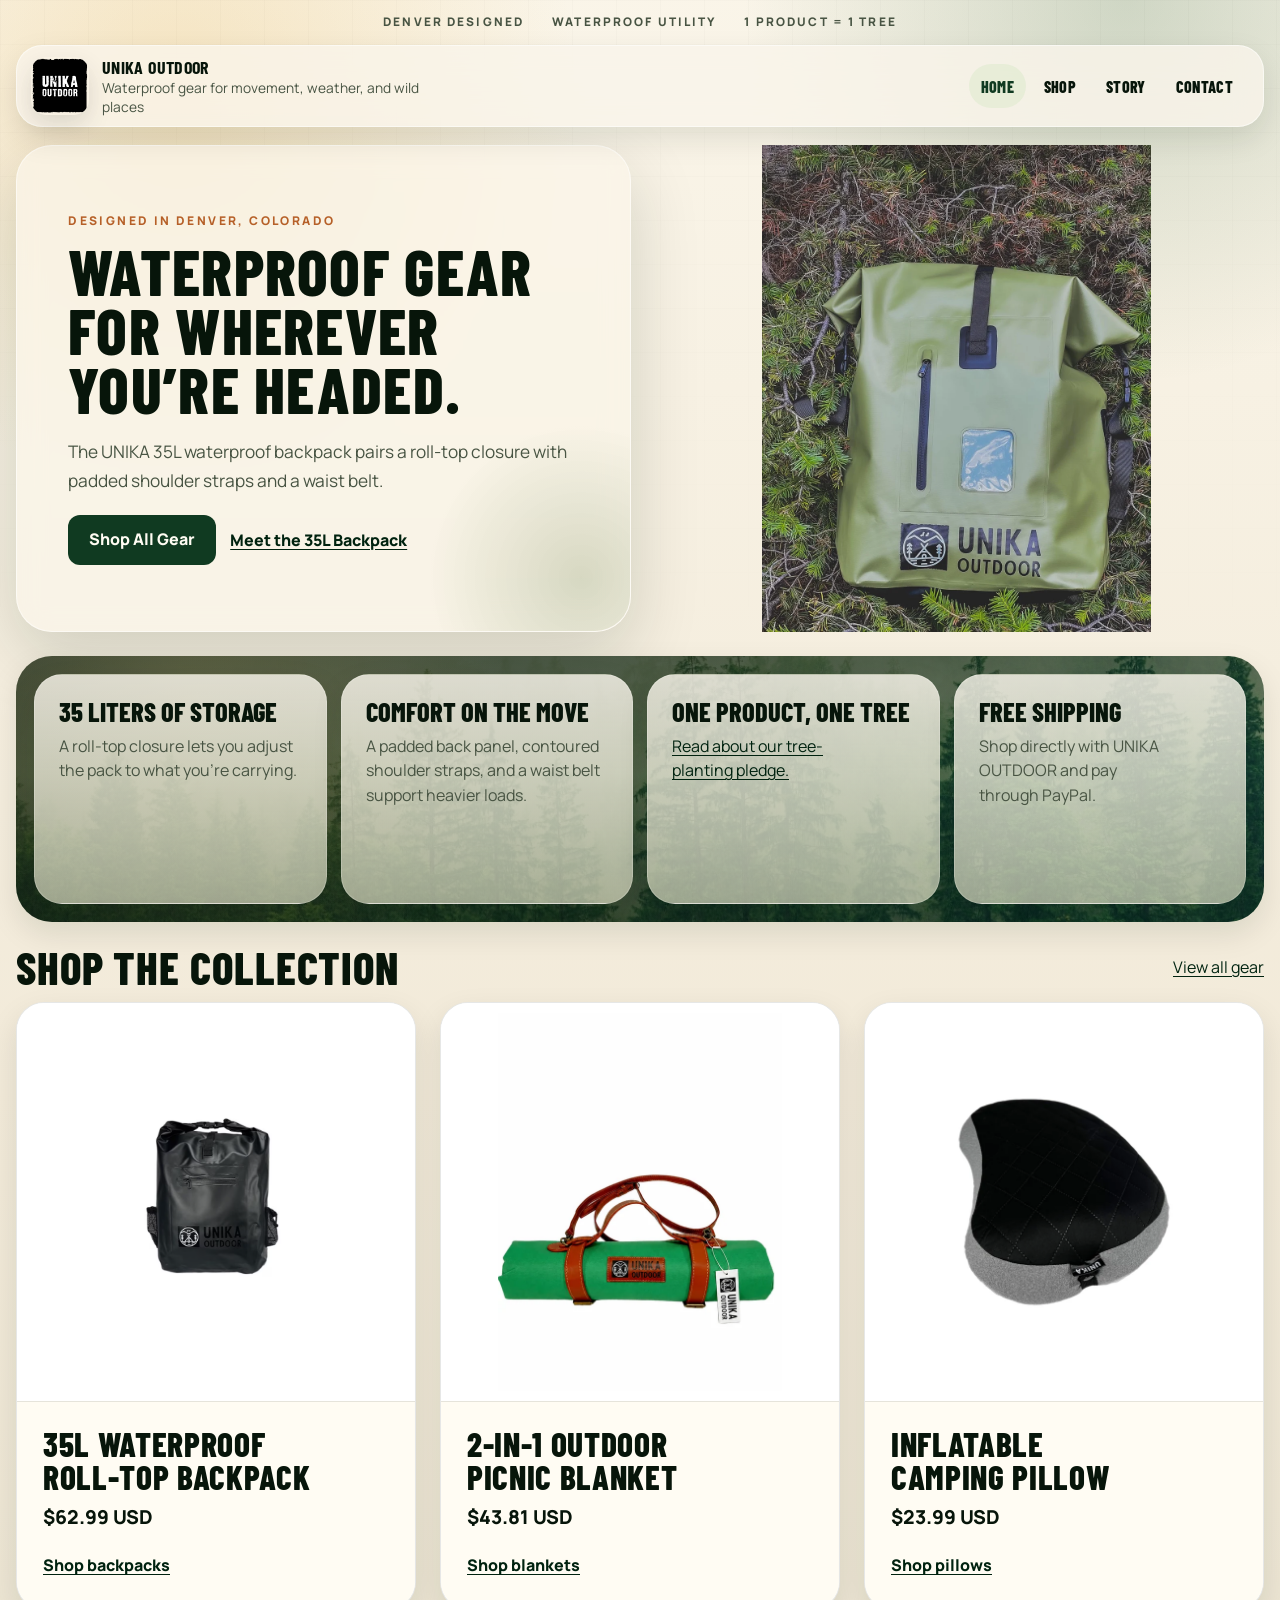
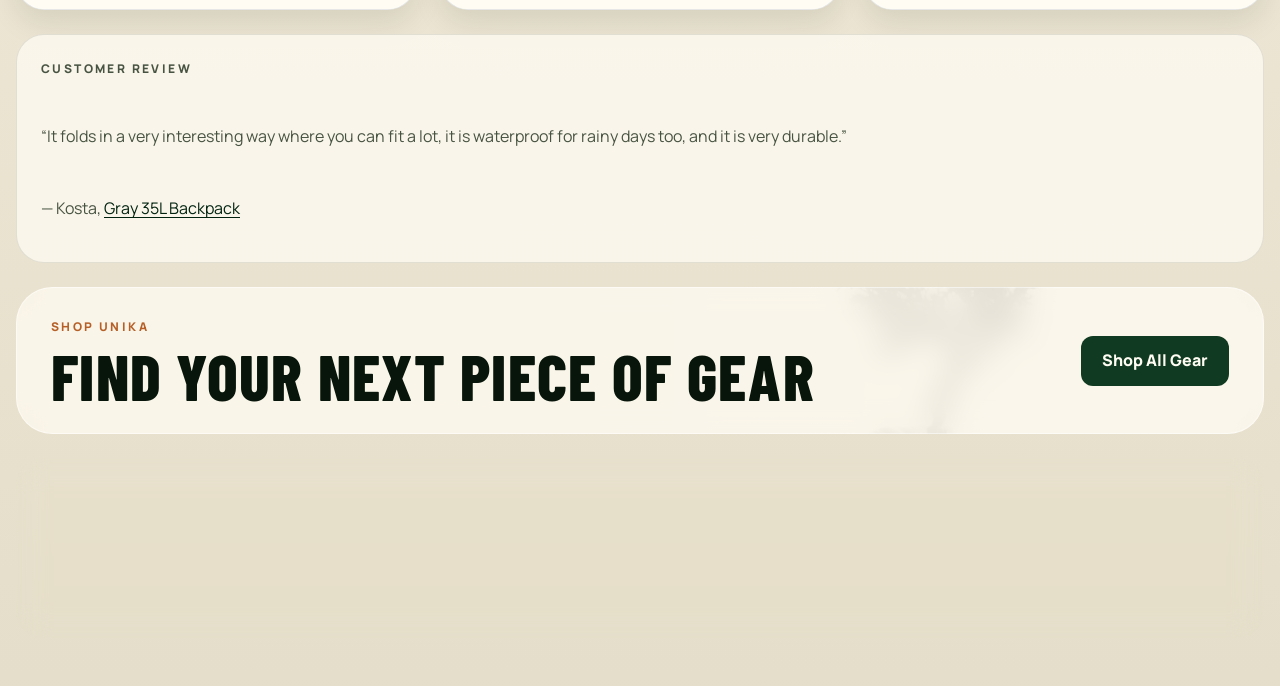
<file: index.html>
<!DOCTYPE html>
<html lang="en">
<head>
  <meta charset="UTF-8">
  <meta name="viewport" content="width=device-width, initial-scale=1.0">
  <title>Waterproof Backpacks & Outdoor Gear | UNIKA OUTDOOR</title>
  <meta
    name="description"
    content="Shop Denver-designed outdoor gear: 35L waterproof roll-top backpacks, picnic blankets, and an inflatable camping pillow. Free shipping and PayPal checkout."
  >
  <link rel="canonical" href="https://www.unikaoutdoor.com/">
  <meta name="theme-color" content="#1f4635">
  <meta property="og:type" content="website">
  <meta property="og:site_name" content="UNIKA OUTDOOR">
  <meta property="og:title" content="Waterproof Backpacks & Outdoor Gear | UNIKA OUTDOOR">
  <meta property="og:description" content="Denver-designed waterproof roll-top backpacks, outdoor picnic blankets, and camping gear.">
  <meta property="og:url" content="https://www.unikaoutdoor.com/">
  <meta property="og:image" content="https://www.unikaoutdoor.com/green-pack-home.jpg">
  <meta property="og:image:alt" content="UNIKA green waterproof backpack in an outdoor setting">
  <meta name="twitter:card" content="summary_large_image">
  <meta name="twitter:title" content="Waterproof Backpacks & Outdoor Gear | UNIKA OUTDOOR">
  <meta name="twitter:description" content="Denver-designed waterproof roll-top backpacks, outdoor picnic blankets, and camping gear.">
  <meta name="twitter:image" content="https://www.unikaoutdoor.com/green-pack-home.jpg">
  <link rel="icon" type="image/png" href="./unika-logo-black.png">
  <link rel="apple-touch-icon" href="./unika-logo-black.png">
  <link rel="manifest" href="./site.webmanifest">
  <link rel="preconnect" href="https://fonts.googleapis.com">
  <link rel="preconnect" href="https://fonts.gstatic.com" crossorigin>
  <link href="https://fonts.googleapis.com/css2?family=Barlow+Condensed:wght@600;700;800&family=Manrope:wght@400;500;600;700;800&display=swap" rel="stylesheet">
  <link rel="stylesheet" href="./styles.css?v=shop-motion">
  <script defer src="https://www.paypalobjects.com/ncp/cart/cart.js" data-merchant-id="8SKWY3UNAS9F2"></script>
  <script defer src="./paypal-cart.js?v=shop-motion"></script>
</head>
<body data-page="home">
  <div class="page-shell">
    <div class="utility-bar">
      <span>Denver designed</span>
      <span>Waterproof utility</span>
      <span>1 product = 1 tree</span>
    </div>

    <header class="site-header">
      <a class="brand" href="./" aria-label="UNIKA OUTDOOR home">
        <img class="brand-logo" src="./unika-logo-black.png" alt="UNIKA OUTDOOR logo" width="512" height="512">
        <span class="brand-text">
          <strong>UNIKA OUTDOOR</strong>
          <span>Waterproof gear for movement, weather, and wild places</span>
        </span>
      </a>

      <button class="mobile-nav-toggle" type="button" aria-label="Menu" aria-expanded="false" aria-controls="primary-nav" hidden>
        <span></span>
        <span></span>
      </button>

      <nav class="site-nav" id="primary-nav" aria-label="Primary">
        <a href="./" data-nav="home" aria-current="page">Home</a>
        <a href="./shop.html" data-nav="shop">Shop</a>
        <a href="./story.html" data-nav="story">Story</a>
        <a href="#contact">Contact</a>
        <paypal-cart-button data-id="pp-view-cart"></paypal-cart-button>
      </nav>
    </header>

    <main id="main">
      <section class="hero hero-home storefront-hero" id="top">
        <div class="hero-copy">
          <p class="eyebrow">Designed in Denver, Colorado</p>
          <h1>Waterproof gear for wherever you’re headed.</h1>
          <p class="hero-text">
            The UNIKA 35L waterproof backpack pairs a roll-top closure with padded shoulder straps and a waist belt.
          </p>
          <div class="hero-actions">
            <a class="button button-primary" href="./shop.html">Shop All Gear</a>
            <a class="hero-product-link text-link" href="./35l-waterproof-roll-top-backpack.html">Meet the 35L Backpack</a>
          </div>
        </div>
        <figure class="storefront-hero-media">
          <img src="./green-pack-home-960.webp" srcset="./green-pack-home-480.webp 480w, ./green-pack-home-960.webp 960w" sizes="(max-width: 640px) 100vw, (max-width: 1260px) 50vw, 630px" alt="Green UNIKA 35L roll-top backpack on a forest floor" width="960" height="1200" fetchpriority="high">
        </figure>
      </section>

      <section class="section trust-strip" aria-label="Brand highlights">
        <div class="trust-item">
          <span class="trust-kicker">01</span>
          <strong>35 liters of storage</strong>
          <p>A roll-top closure lets you adjust the pack to what you’re carrying.</p>
        </div>
        <div class="trust-item">
          <span class="trust-kicker">02</span>
          <strong>Comfort on the move</strong>
          <p>A padded back panel, contoured shoulder straps, and a waist belt support heavier loads.</p>
        </div>
        <div class="trust-item">
          <span class="trust-kicker">03</span>
          <strong>One product, one tree</strong>
          <p><a href="./story.html#mission">Read about our tree-planting pledge.</a></p>
        </div>
        <div class="trust-item">
          <span class="trust-kicker">04</span>
          <strong>Free shipping</strong>
          <p>Shop directly with UNIKA OUTDOOR and pay through PayPal.</p>
        </div>
      </section>

      <section class="section store-collection" aria-labelledby="home-collection-title">
        <div class="store-toolbar">
          <h2 id="home-collection-title">Shop the collection</h2>
          <a class="text-link" href="./shop.html">View all gear</a>
        </div>
        <div class="store-grid">
          <article class="product-card store-card">
            <a class="catalog-card-media" href="./35l-waterproof-roll-top-backpack.html">
              <img src="./black-backpack-main.png" alt="UNIKA black roll-top backpack front view" width="540" height="539" loading="lazy">
            </a>
            <div class="store-card-copy">
              <h3><a href="./35l-waterproof-roll-top-backpack.html">35L Waterproof Roll-Top Backpack</a></h3>
              <p class="catalog-price">$62.99 USD</p>
              <a class="store-card-link text-link" href="./shop.html#backpack">Shop backpacks</a>
            </div>
          </article>
          <article class="product-card store-card">
            <a class="catalog-card-media" href="./2-in-1-outdoor-picnic-blanket.html">
              <img src="./green-blanket-shop-white.webp" alt="Green UNIKA 2-in-1 outdoor picnic blanket" width="576" height="768" loading="lazy">
            </a>
            <div class="store-card-copy">
              <h3><a href="./2-in-1-outdoor-picnic-blanket.html">2-in-1 Outdoor Picnic Blanket</a></h3>
              <p class="catalog-price">$43.81 USD</p>
              <a class="store-card-link text-link" href="./shop.html#picnic-blanket">Shop blankets</a>
            </div>
          </article>
          <article class="product-card store-card">
            <a class="catalog-card-media" href="./inflatable-camping-pillow.html">
              <img src="./pillow-shop.webp" alt="UNIKA inflatable camping and travel pillow" width="576" height="768" loading="lazy">
            </a>
            <div class="store-card-copy">
              <h3><a href="./inflatable-camping-pillow.html">Inflatable Camping Pillow</a></h3>
              <p class="catalog-price">$23.99 USD</p>
              <a class="store-card-link text-link" href="./shop.html#camping-pillow">Shop pillows</a>
            </div>
          </article>
        </div>
      </section>

      <section class="section home-review" aria-label="Customer review">
        <article class="review-card">
          <p class="eyebrow">Customer review</p>
          <blockquote>
            <p>“It folds in a very interesting way where you can fit a lot, it is waterproof for rainy days too, and it is very durable.”</p>
          </blockquote>
          <p>— Kosta, <a href="./35l-waterproof-roll-top-backpack.html">Gray 35L Backpack</a></p>
        </article>
      </section>

      <section class="section section-banner tree-banner-section">
        <div class="banner-card">
          <div>
            <p class="eyebrow">Shop UNIKA</p>
            <h2>Find your next piece of gear</h2>
          </div>
          <a class="button button-primary" href="./shop.html">Shop All Gear</a>
        </div>
      </section>
    </main>

    <footer class="site-footer" id="contact">
      <div class="footer-brand">
        <img class="footer-logo" src="./unika-logo-black.png" alt="UNIKA OUTDOOR logo" width="512" height="512" loading="lazy">
        <p class="footer-tagline">Built for rain, rivers, road trips, and the plans that do not stay indoors.</p>
      </div>
      <a class="text-link footer-email" href="mailto:unikaoutdoor@gmail.com">Email UNIKA OUTDOOR</a>
    </footer>
  </div>

  <script src="./script.js?v=20261120"></script>
  <script type="application/ld+json">
    {
      "@context": "https://schema.org",
      "@graph": [
        {
          "@type": "WebSite",
          "@id": "https://www.unikaoutdoor.com/#website",
          "name": "UNIKA OUTDOOR",
          "url": "https://www.unikaoutdoor.com/",
          "publisher": {"@id": "https://www.unikaoutdoor.com/#organization"}
        },
        {
          "@type": "Organization",
          "@id": "https://www.unikaoutdoor.com/#organization",
          "name": "UNIKA OUTDOOR",
          "url": "https://www.unikaoutdoor.com/",
          "logo": "https://www.unikaoutdoor.com/unika-logo-black.png",
          "email": "unikaoutdoor@gmail.com"
        }
      ]
    }
  </script>
</body>
</html>
</file>
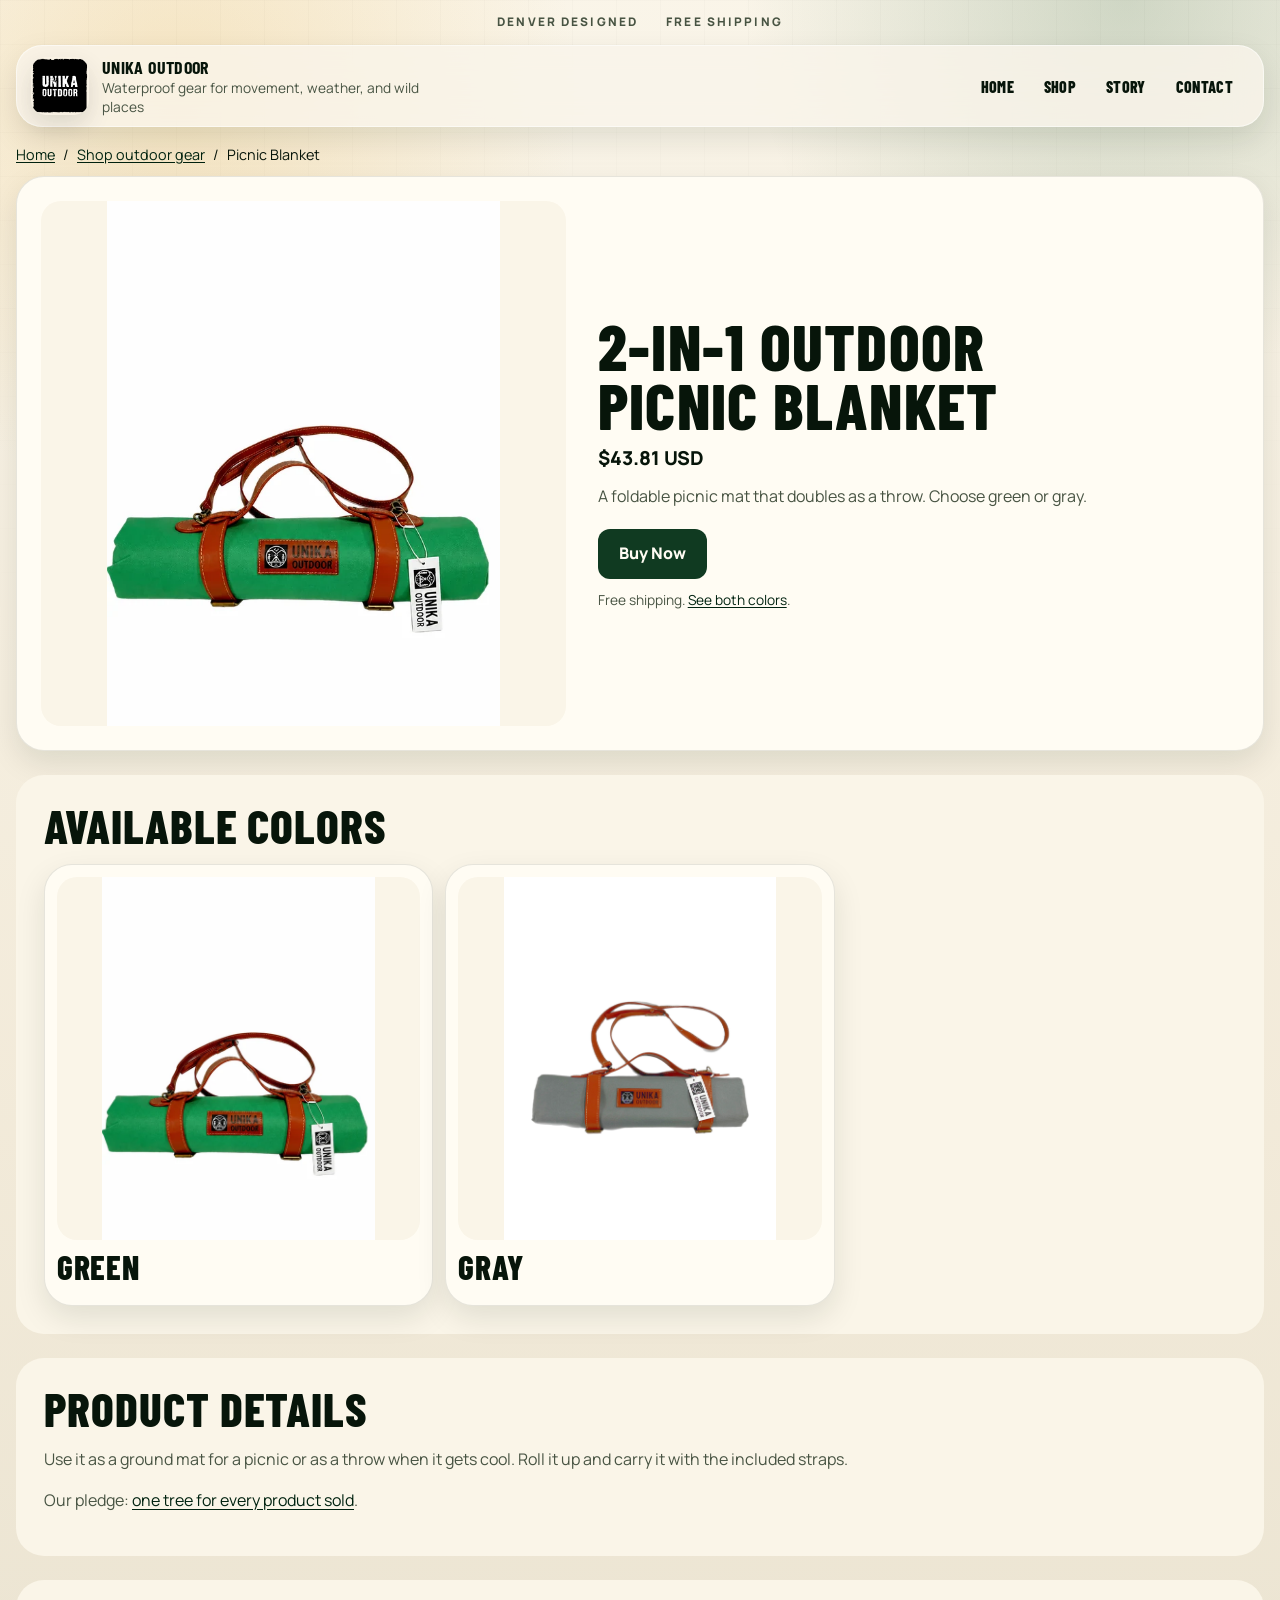
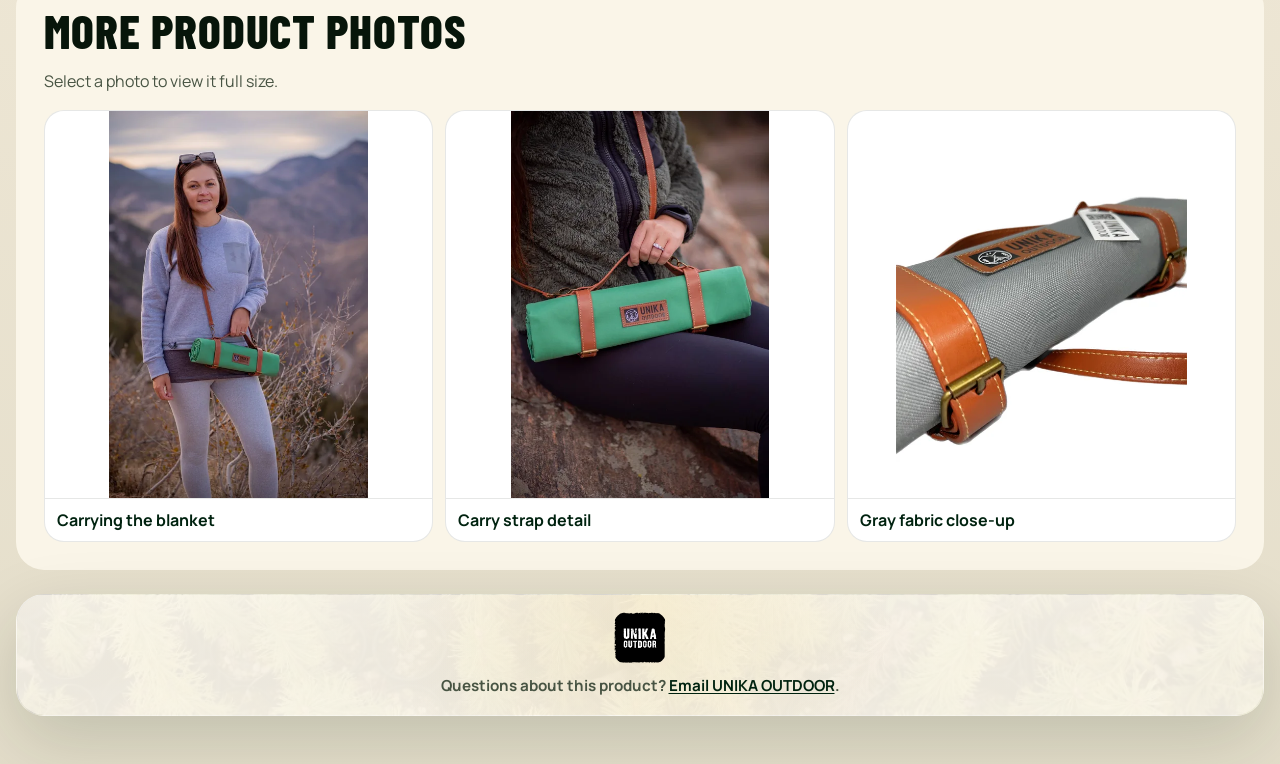
<file: 2-in-1-outdoor-picnic-blanket.html>
<!DOCTYPE html>
<html lang="en">
<head>
  <meta charset="UTF-8">
  <meta name="viewport" content="width=device-width, initial-scale=1.0">
  <title>2-in-1 Outdoor Picnic Blanket | UNIKA OUTDOOR</title>
  <meta name="description" content="A foldable picnic mat that doubles as a throw. Choose green or gray. Free shipping.">
  <link rel="canonical" href="https://www.unikaoutdoor.com/2-in-1-outdoor-picnic-blanket.html">
  <meta name="theme-color" content="#1f4635">
  <meta property="og:type" content="website">
  <meta property="og:site_name" content="UNIKA OUTDOOR">
  <meta property="og:title" content="2-in-1 Outdoor Picnic Blanket | UNIKA OUTDOOR">
  <meta property="og:description" content="A foldable picnic mat that doubles as a throw. Choose green or gray.">
  <meta property="og:url" content="https://www.unikaoutdoor.com/2-in-1-outdoor-picnic-blanket.html">
  <meta property="og:image" content="https://www.unikaoutdoor.com/green-blanket-shop-white.webp">
  <meta property="og:image:alt" content="Green UNIKA 2-in-1 outdoor picnic blanket">
  <meta name="twitter:card" content="summary_large_image">
  <link rel="icon" type="image/png" href="./unika-logo-black.png">
  <link rel="preconnect" href="https://fonts.googleapis.com">
  <link rel="preconnect" href="https://fonts.gstatic.com" crossorigin>
  <link href="https://fonts.googleapis.com/css2?family=Barlow+Condensed:wght@600;700;800&family=Manrope:wght@400;500;600;700;800&display=swap" rel="stylesheet">
  <link rel="stylesheet" href="./styles.css?v=shop-motion">
  <script defer src="https://www.paypalobjects.com/ncp/cart/cart.js" data-merchant-id="8SKWY3UNAS9F2"></script>
  <script defer src="./paypal-cart.js?v=shop-motion"></script>
</head>
<body>
  <div class="page-shell">
    <div class="utility-bar">
      <span>Denver designed</span>
      <span>Free shipping</span>
    </div>
    <header class="site-header">
      <a class="brand" href="./" aria-label="UNIKA OUTDOOR home">
        <img class="brand-logo" src="./unika-logo-black.png" alt="" width="512" height="512">
        <span class="brand-text">
          <strong>UNIKA OUTDOOR</strong>
          <span>Waterproof gear for movement, weather, and wild places</span>
        </span>
      </a>
      <button class="mobile-nav-toggle" type="button" aria-label="Menu" aria-expanded="false" aria-controls="primary-nav" hidden>
        <span></span>
        <span></span>
      </button>
      <nav class="site-nav" id="primary-nav" aria-label="Primary">
        <a href="./">Home</a>
        <a href="./shop.html">Shop</a>
        <a href="./story.html">Story</a>
        <a href="#contact">Contact</a>
        <paypal-cart-button data-id="pp-view-cart"></paypal-cart-button>
      </nav>
    </header>

    <main id="main">
      <nav class="product-breadcrumb" aria-label="Breadcrumb">
        <a href="./">Home</a>
        <span aria-hidden="true">/</span>
        <a href="./shop.html">Shop outdoor gear</a>
        <span aria-hidden="true">/</span>
        <span aria-current="page">Picnic Blanket</span>
      </nav>
      <section class="product-card catalog-card product-lead">
        <div class="catalog-card-media">
          <img src="./green-blanket-shop-white.webp" data-green-src="./green-blanket-shop-white.webp" data-gray-src="./gray-blanket-01.jpg" alt="Green UNIKA 2-in-1 outdoor picnic blanket" width="576" height="768" fetchpriority="high">
        </div>
        <div class="catalog-card-copy">
          <h1>2-in-1 Outdoor Picnic Blanket</h1>
          <p class="catalog-price">$43.81 USD</p>
          <p>A foldable picnic mat that doubles as a throw. Choose green or gray.</p>
          <paypal-add-to-cart-button data-id="TUHG3SSQYWKPG"></paypal-add-to-cart-button>
          <a class="button button-primary" href="https://www.paypal.com/ncp/payment/2KK48VAVZDHL4">Buy Now</a>
          <p class="price-note">Free shipping. <a class="text-link" href="#blanket-colors">See both colors</a>.</p>
        </div>
      </section>

      <section class="section product-detail-section" id="blanket-colors">
        <h2>Available colors</h2>
        <div class="color-grid">
          <article class="product-card color-card">
            <div class="catalog-card-media">
              <img src="./green-blanket-shop-white.webp" alt="Green UNIKA 2-in-1 outdoor picnic blanket" width="576" height="768" loading="lazy">
            </div>
            <h3>Green</h3>
          </article>
          <article class="product-card color-card">
            <div class="catalog-card-media">
              <img src="./gray-blanket-01.jpg" alt="Gray UNIKA 2-in-1 outdoor picnic blanket" width="2250" height="3000" loading="lazy">
            </div>
            <h3>Gray</h3>
          </article>
        </div>
      </section>

      <section class="section product-detail-section">
        <h2>Product details</h2>
        <p>Use it as a ground mat for a picnic or as a throw when it gets cool. Roll it up and carry it with the included straps.</p>
        <p>Our pledge: <a class="text-link" href="./story.html#mission">one tree for every product sold</a>.</p>
      </section>
      <section class="section product-detail-section" aria-labelledby="product-photos-title">
        <h2 id="product-photos-title">More product photos</h2>
        <p>Select a photo to view it full size.</p>
        <ul class="product-photo-grid">
          <li>
            <a href="./green-blanket-08.jpg">
              <img src="./green-blanket-08-gallery.webp" width="507" height="760" alt="Rolled green UNIKA picnic blanket carried outdoors" loading="lazy" decoding="async">
              <span>Carrying the blanket</span>
            </a>
          </li>
          <li>
            <a href="./green-blanket-09.jpg">
              <img src="./green-blanket-09-gallery.webp" width="507" height="760" alt="Green UNIKA picnic blanket with its brown carry straps outdoors" loading="lazy" decoding="async">
              <span>Carry strap detail</span>
            </a>
          </li>
          <li>
            <a href="./gray-blanket-02.jpg">
              <img src="./gray-blanket-02-gallery.webp" width="570" height="760" alt="Gray UNIKA picnic blanket fabric, stitching, and buckle close-up" loading="lazy" decoding="async">
              <span>Gray fabric close-up</span>
            </a>
          </li>
        </ul>
      </section>
    </main>
    <footer class="site-footer" id="contact">
      <div class="footer-brand">
        <img class="footer-logo" src="./unika-logo-black.png" alt="UNIKA OUTDOOR logo" width="512" height="512" loading="lazy">
        <p class="footer-tagline">Questions about this product? <a class="text-link" href="mailto:unikaoutdoor@gmail.com">Email UNIKA OUTDOOR</a>.</p>
      </div>
    </footer>
  </div>
  <script src="./script.js?v=20261120"></script>
  <script type="application/ld+json">
    {
      "@context": "https://schema.org",
      "@graph": [
        {
          "@type": "ItemPage",
          "url": "https://www.unikaoutdoor.com/2-in-1-outdoor-picnic-blanket.html",
          "name": "UNIKA 2-in-1 Outdoor Picnic Blanket",
          "description": "A foldable picnic mat that doubles as a throw. Choose green or gray.",
          "primaryImageOfPage": "https://www.unikaoutdoor.com/green-blanket-shop-white.webp",
          "isPartOf": {"@id": "https://www.unikaoutdoor.com/#website"}
        },
        {
          "@type": "BreadcrumbList",
          "itemListElement": [
            {"@type": "ListItem", "position": 1, "name": "Home", "item": "https://www.unikaoutdoor.com/"},
            {"@type": "ListItem", "position": 2, "name": "Shop", "item": "https://www.unikaoutdoor.com/shop.html"},
            {"@type": "ListItem", "position": 3, "name": "2-in-1 Outdoor Picnic Blanket"}
          ]
        }
      ]
    }
  </script>
</body>
</html>
</file>
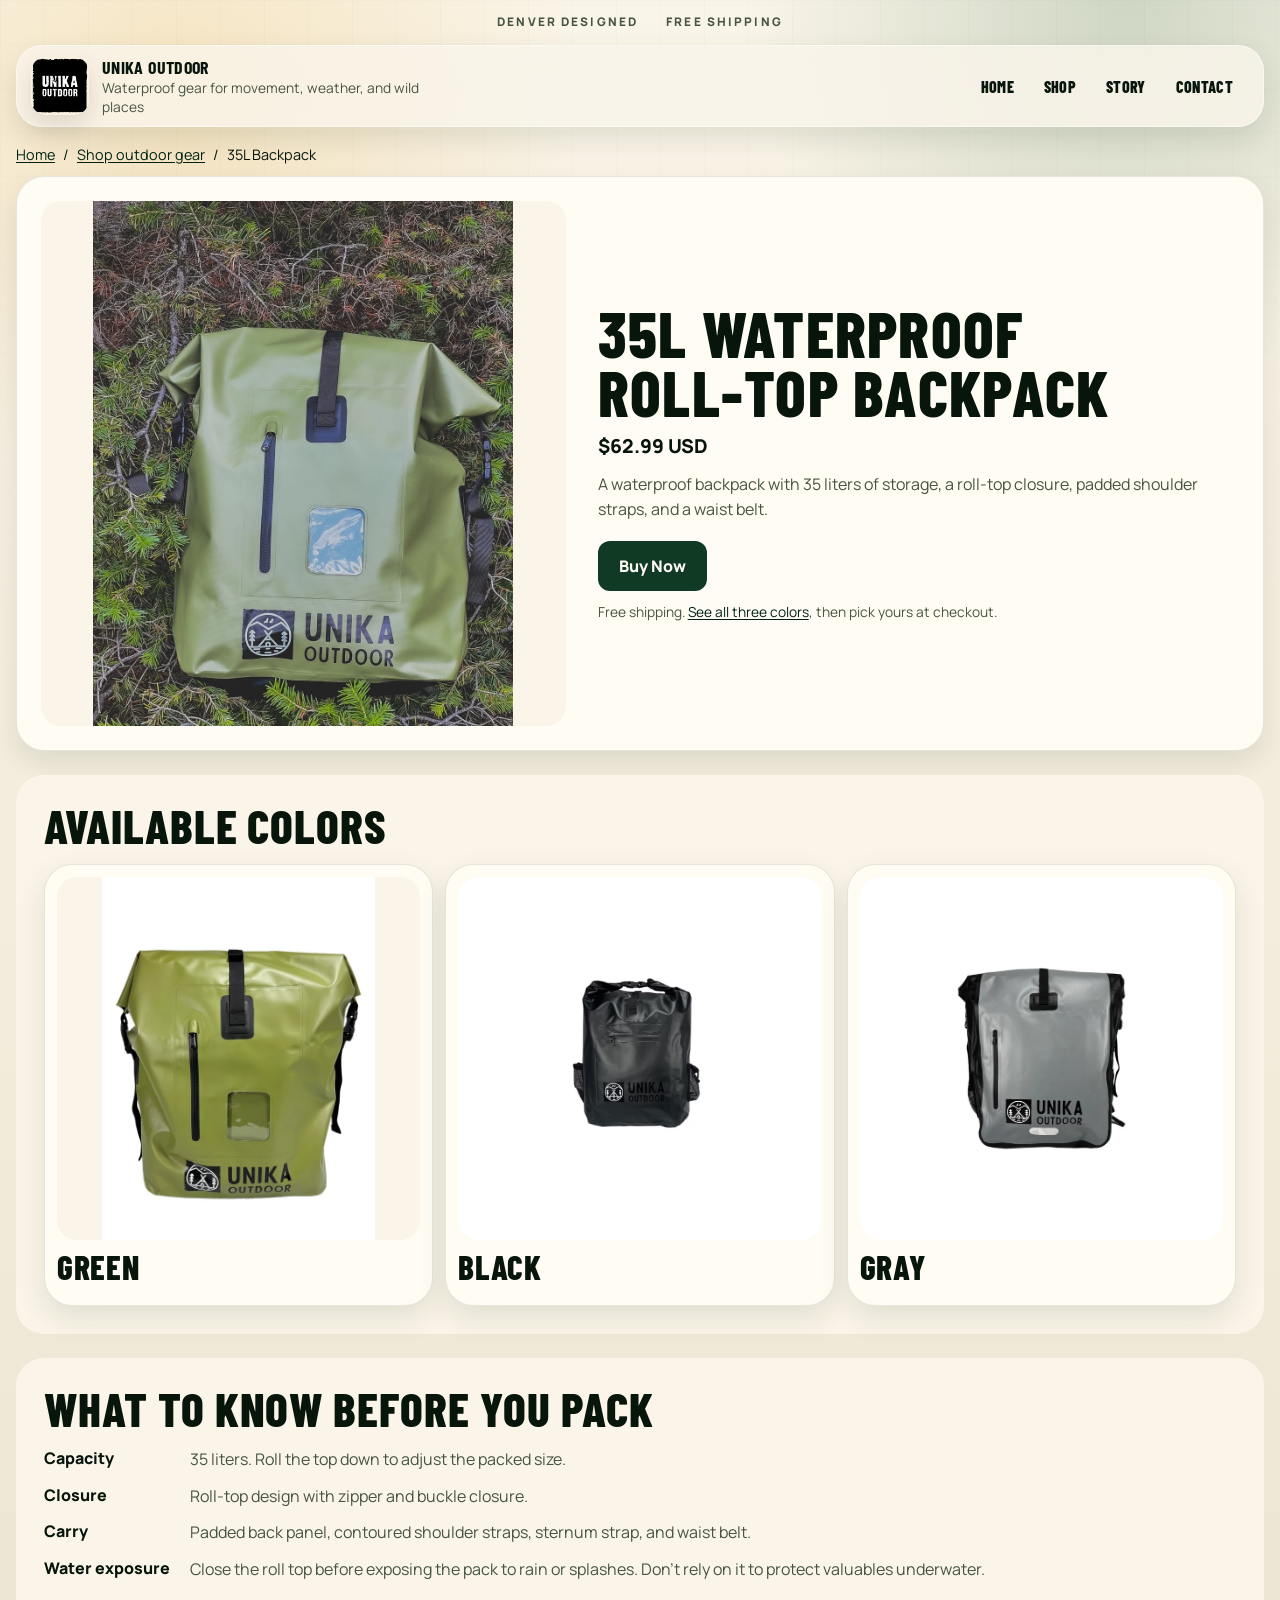
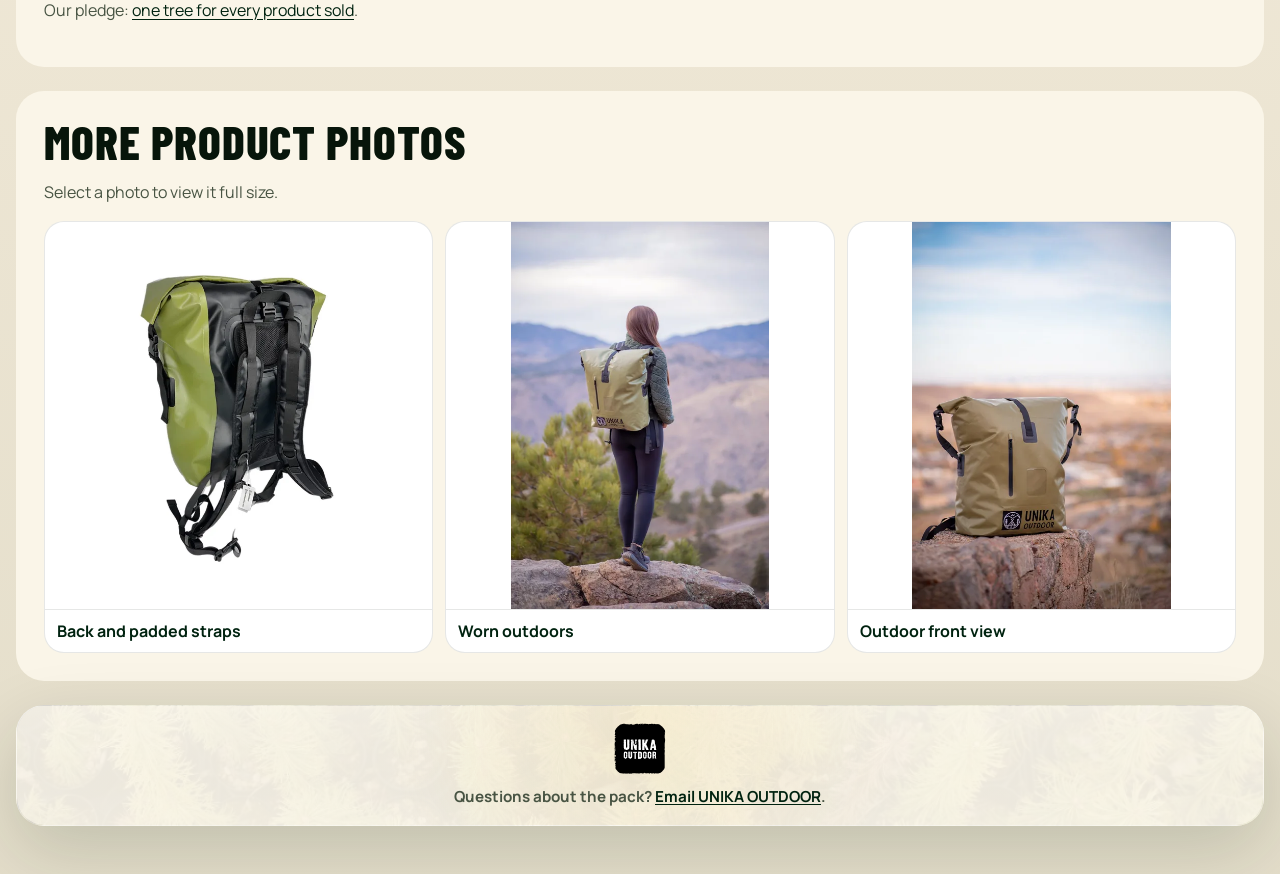
<file: 35l-waterproof-roll-top-backpack.html>
<!DOCTYPE html>
<html lang="en">
<head>
  <meta charset="UTF-8">
  <meta name="viewport" content="width=device-width, initial-scale=1.0">
  <title>35L Waterproof Roll-Top Backpack | UNIKA OUTDOOR</title>
  <meta name="description" content="Shop the UNIKA 35L waterproof backpack with a roll-top closure, padded shoulder straps, and waist belt. Choose green, black, or gray. Free shipping.">
  <link rel="canonical" href="https://www.unikaoutdoor.com/35l-waterproof-roll-top-backpack.html">
  <meta name="theme-color" content="#1f4635">
  <meta property="og:type" content="website">
  <meta property="og:site_name" content="UNIKA OUTDOOR">
  <meta property="og:title" content="35L Waterproof Roll-Top Backpack | UNIKA OUTDOOR">
  <meta property="og:description" content="A 35-liter waterproof roll-top backpack with padded shoulder straps and a waist belt. Available in green, black, and gray.">
  <meta property="og:url" content="https://www.unikaoutdoor.com/35l-waterproof-roll-top-backpack.html">
  <meta property="og:image" content="https://www.unikaoutdoor.com/green-pack-home.jpg">
  <meta property="og:image:alt" content="Green UNIKA waterproof roll-top backpack on a forest floor">
  <meta name="twitter:card" content="summary_large_image">
  <link rel="icon" type="image/png" href="./unika-logo-black.png">
  <link rel="preconnect" href="https://fonts.googleapis.com">
  <link rel="preconnect" href="https://fonts.gstatic.com" crossorigin>
  <link href="https://fonts.googleapis.com/css2?family=Barlow+Condensed:wght@600;700;800&family=Manrope:wght@400;500;600;700;800&display=swap" rel="stylesheet">
  <link rel="stylesheet" href="./styles.css?v=shop-motion">
  <script defer src="https://www.paypalobjects.com/ncp/cart/cart.js" data-merchant-id="8SKWY3UNAS9F2"></script>
  <script defer src="./paypal-cart.js?v=shop-motion"></script>
</head>
<body>
  <div class="page-shell">
    <div class="utility-bar">
      <span>Denver designed</span>
      <span>Free shipping</span>
    </div>
    <header class="site-header">
      <a class="brand" href="./" aria-label="UNIKA OUTDOOR home">
        <img class="brand-logo" src="./unika-logo-black.png" alt="" width="512" height="512">
        <span class="brand-text">
          <strong>UNIKA OUTDOOR</strong>
          <span>Waterproof gear for movement, weather, and wild places</span>
        </span>
      </a>
      <button class="mobile-nav-toggle" type="button" aria-label="Menu" aria-expanded="false" aria-controls="primary-nav" hidden>
        <span></span>
        <span></span>
      </button>
      <nav class="site-nav" id="primary-nav" aria-label="Primary">
        <a href="./">Home</a>
        <a href="./shop.html">Shop</a>
        <a href="./story.html">Story</a>
        <a href="#contact">Contact</a>
        <paypal-cart-button data-id="pp-view-cart"></paypal-cart-button>
      </nav>
    </header>

    <main id="main">
      <nav class="product-breadcrumb" aria-label="Breadcrumb">
        <a href="./">Home</a>
        <span aria-hidden="true">/</span>
        <a href="./shop.html">Shop outdoor gear</a>
        <span aria-hidden="true">/</span>
        <span aria-current="page">35L Backpack</span>
      </nav>
      <section class="product-card catalog-card product-lead">
        <div class="catalog-card-media">
          <img src="./green-pack-home-960.webp" srcset="./green-pack-home-480.webp 480w, ./green-pack-home-960.webp 960w" sizes="(max-width: 640px) 210px, (max-width: 1260px) 45vw, 570px" alt="Green UNIKA 35L waterproof roll-top dry backpack outdoors" width="960" height="1200" fetchpriority="high">
        </div>
        <div class="catalog-card-copy">
          <h1>35L Waterproof Roll-Top Backpack</h1>
          <p class="catalog-price">$62.99 USD</p>
          <p>A waterproof backpack with 35 liters of storage, a roll-top closure, padded shoulder straps, and a waist belt.</p>
          <paypal-add-to-cart-button data-id="ZU4MD574WW9DL"></paypal-add-to-cart-button>
          <a class="button button-primary" href="https://www.paypal.com/ncp/payment/DDTYGANN2KRRA">Buy Now</a>
          <p class="price-note">Free shipping. <a class="text-link" href="#backpack-colors">See all three colors</a>, then pick yours at checkout.</p>
        </div>
      </section>

      <section class="section product-detail-section" id="backpack-colors">
        <h2>Available colors</h2>
        <div class="color-grid">
          <article class="product-card color-card">
            <div class="catalog-card-media">
              <img src="./green-backpack-shop.webp" alt="Green UNIKA 35L backpack" width="576" height="768" loading="lazy">
            </div>
            <h3>Green</h3>
          </article>
          <article class="product-card color-card">
            <div class="catalog-card-media">
              <img src="./black-backpack-main.png" alt="Black UNIKA 35L backpack" width="540" height="539" loading="lazy">
            </div>
            <h3>Black</h3>
          </article>
          <article class="product-card color-card">
            <div class="catalog-card-media">
              <img src="./gray-backpack-02.webp" alt="Gray UNIKA 35L backpack" width="794" height="793" loading="lazy">
            </div>
            <h3>Gray</h3>
          </article>
        </div>
      </section>

      <section class="section product-detail-section">
        <h2>What to know before you pack</h2>
        <dl class="product-specs">
          <dt>Capacity</dt>
          <dd>35 liters. Roll the top down to adjust the packed size.</dd>
          <dt>Closure</dt>
          <dd>Roll-top design with zipper and buckle closure.</dd>
          <dt>Carry</dt>
          <dd>Padded back panel, contoured shoulder straps, sternum strap, and waist belt.</dd>
          <dt>Water exposure</dt>
          <dd>Close the roll top before exposing the pack to rain or splashes. Don’t rely on it to protect valuables underwater.</dd>
        </dl>
        <p>Our pledge: <a class="text-link" href="./story.html#mission">one tree for every product sold</a>.</p>
      </section>
      <section class="section product-detail-section" aria-labelledby="product-photos-title">
        <h2 id="product-photos-title">More product photos</h2>
        <p>Select a photo to view it full size.</p>
        <ul class="product-photo-grid">
          <li>
            <a href="./green-backpack-03.jpg">
              <img src="./green-backpack-03-gallery.webp" width="570" height="760" alt="Green UNIKA backpack showing the padded back panel and straps" loading="lazy" decoding="async">
              <span>Back and padded straps</span>
            </a>
          </li>
          <li>
            <a href="./green-backpack-04.jpg">
              <img src="./green-backpack-04-gallery.webp" width="507" height="760" alt="Hiker wearing the green UNIKA waterproof backpack" loading="lazy" decoding="async">
              <span>Worn outdoors</span>
            </a>
          </li>
          <li>
            <a href="./hero-extra-pack-02.jpg">
              <img src="./hero-extra-pack-02-gallery.webp" width="507" height="760" alt="Front of the green UNIKA roll-top backpack outdoors" loading="lazy" decoding="async">
              <span>Outdoor front view</span>
            </a>
          </li>
        </ul>
      </section>
    </main>
    <footer class="site-footer" id="contact">
      <div class="footer-brand">
        <img class="footer-logo" src="./unika-logo-black.png" alt="UNIKA OUTDOOR logo" width="512" height="512" loading="lazy">
        <p class="footer-tagline">Questions about the pack? <a class="text-link" href="mailto:unikaoutdoor@gmail.com">Email UNIKA OUTDOOR</a>.</p>
      </div>
    </footer>
  </div>
  <script src="./script.js?v=20261120"></script>
  <script type="application/ld+json">
    {
      "@context": "https://schema.org",
      "@graph": [
        {
          "@type": "ItemPage",
          "url": "https://www.unikaoutdoor.com/35l-waterproof-roll-top-backpack.html",
          "name": "UNIKA 35L Waterproof Roll-Top Backpack",
          "description": "A 35-liter waterproof roll-top backpack with padded shoulder straps and a waist belt. Available in green, black, and gray.",
          "primaryImageOfPage": "https://www.unikaoutdoor.com/green-pack-home.jpg",
          "isPartOf": {"@id": "https://www.unikaoutdoor.com/#website"}
        },
        {
          "@type": "BreadcrumbList",
          "itemListElement": [
            {"@type": "ListItem", "position": 1, "name": "Home", "item": "https://www.unikaoutdoor.com/"},
            {"@type": "ListItem", "position": 2, "name": "Shop", "item": "https://www.unikaoutdoor.com/shop.html"},
            {"@type": "ListItem", "position": 3, "name": "35L Waterproof Roll-Top Backpack"}
          ]
        }
      ]
    }
  </script>
</body>
</html>
</file>
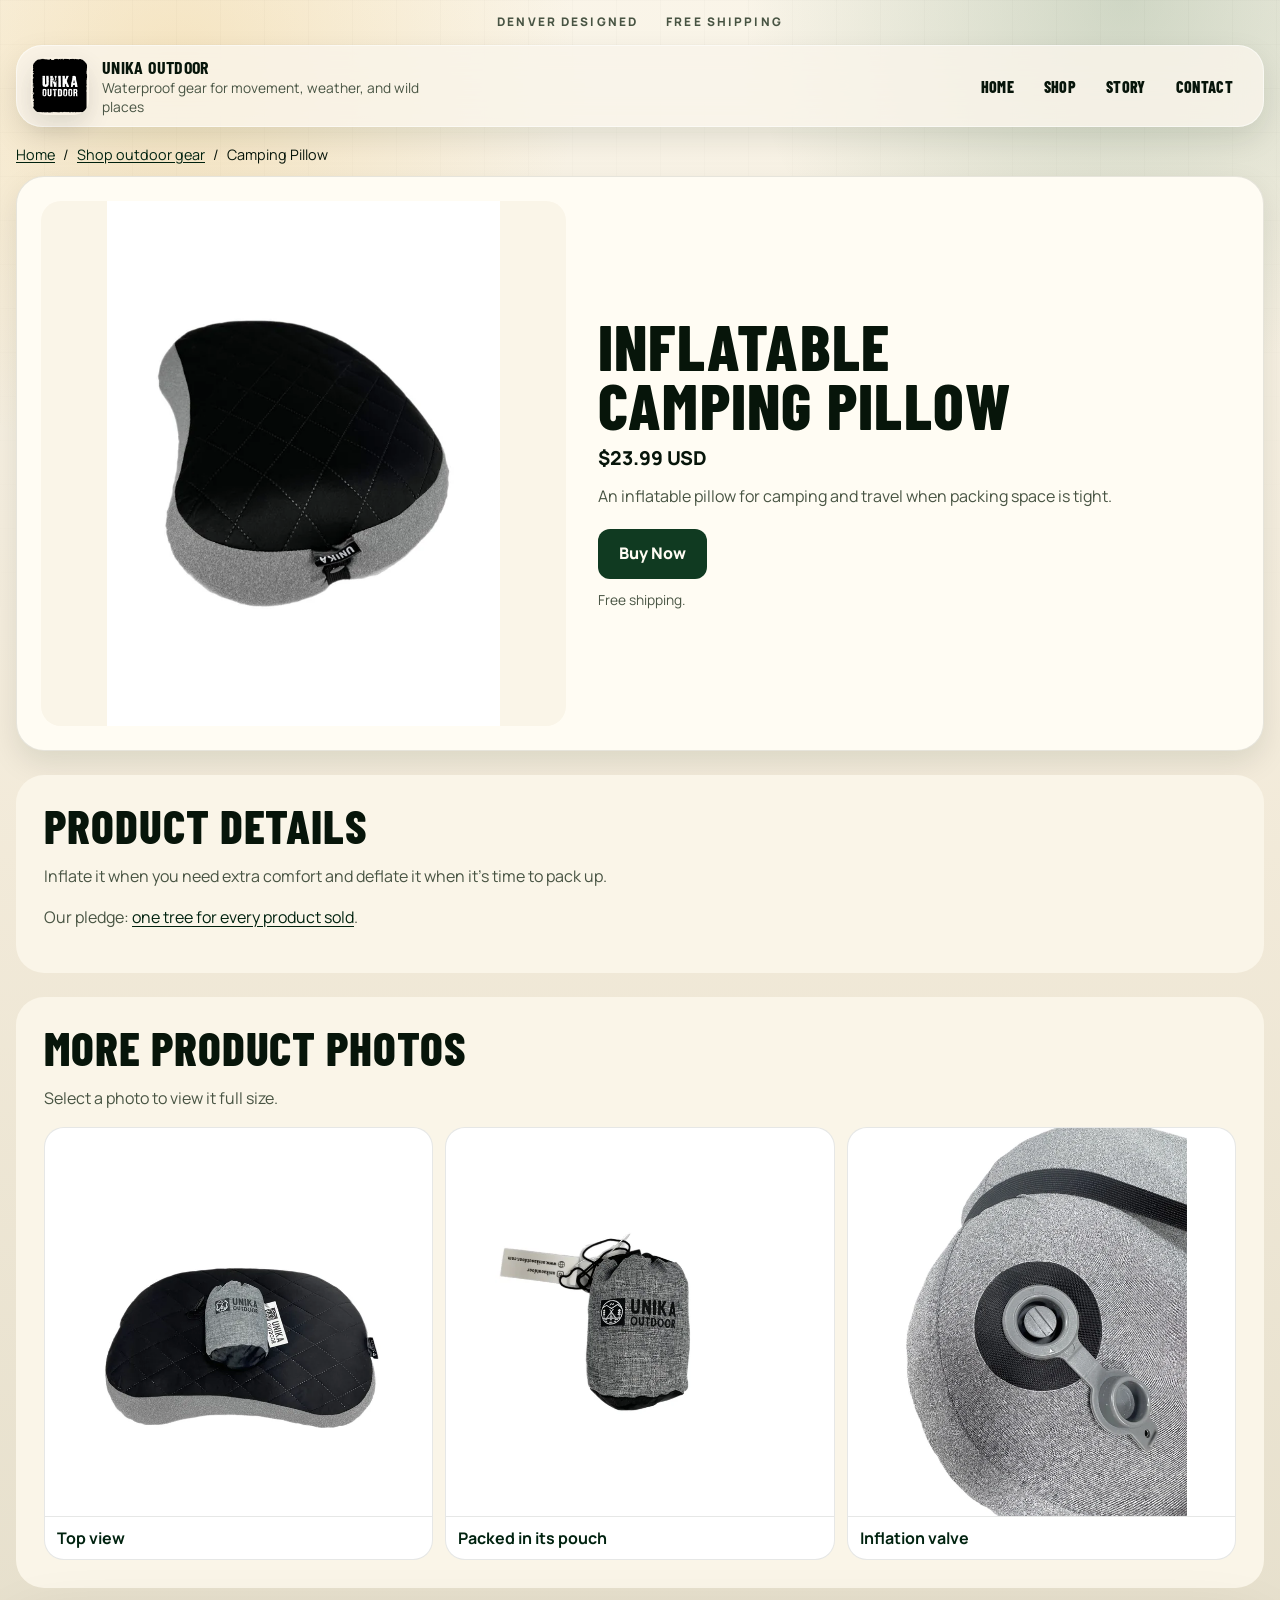
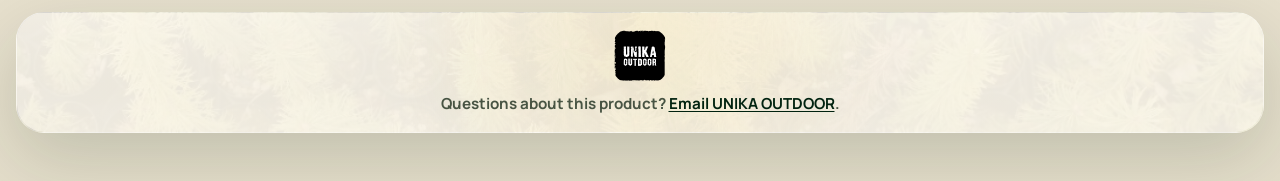
<file: inflatable-camping-pillow.html>
<!DOCTYPE html>
<html lang="en">
<head>
  <meta charset="UTF-8">
  <meta name="viewport" content="width=device-width, initial-scale=1.0">
  <title>Inflatable Camping Pillow | UNIKA OUTDOOR</title>
  <meta name="description" content="An inflatable pillow for camping and travel when packing space is tight. Free shipping.">
  <link rel="canonical" href="https://www.unikaoutdoor.com/inflatable-camping-pillow.html">
  <meta name="theme-color" content="#1f4635">
  <meta property="og:type" content="website">
  <meta property="og:site_name" content="UNIKA OUTDOOR">
  <meta property="og:title" content="Inflatable Camping Pillow | UNIKA OUTDOOR">
  <meta property="og:description" content="An inflatable pillow for camping and travel when packing space is tight.">
  <meta property="og:url" content="https://www.unikaoutdoor.com/inflatable-camping-pillow.html">
  <meta property="og:image" content="https://www.unikaoutdoor.com/pillow-shop.webp">
  <meta property="og:image:alt" content="UNIKA inflatable camping and travel pillow">
  <meta name="twitter:card" content="summary_large_image">
  <link rel="icon" type="image/png" href="./unika-logo-black.png">
  <link rel="preconnect" href="https://fonts.googleapis.com">
  <link rel="preconnect" href="https://fonts.gstatic.com" crossorigin>
  <link href="https://fonts.googleapis.com/css2?family=Barlow+Condensed:wght@600;700;800&family=Manrope:wght@400;500;600;700;800&display=swap" rel="stylesheet">
  <link rel="stylesheet" href="./styles.css?v=shop-motion">
  <script defer src="https://www.paypalobjects.com/ncp/cart/cart.js" data-merchant-id="8SKWY3UNAS9F2"></script>
  <script defer src="./paypal-cart.js?v=shop-motion"></script>
</head>
<body>
  <div class="page-shell">
    <div class="utility-bar">
      <span>Denver designed</span>
      <span>Free shipping</span>
    </div>
    <header class="site-header">
      <a class="brand" href="./" aria-label="UNIKA OUTDOOR home">
        <img class="brand-logo" src="./unika-logo-black.png" alt="" width="512" height="512">
        <span class="brand-text">
          <strong>UNIKA OUTDOOR</strong>
          <span>Waterproof gear for movement, weather, and wild places</span>
        </span>
      </a>
      <button class="mobile-nav-toggle" type="button" aria-label="Menu" aria-expanded="false" aria-controls="primary-nav" hidden>
        <span></span>
        <span></span>
      </button>
      <nav class="site-nav" id="primary-nav" aria-label="Primary">
        <a href="./">Home</a>
        <a href="./shop.html">Shop</a>
        <a href="./story.html">Story</a>
        <a href="#contact">Contact</a>
        <paypal-cart-button data-id="pp-view-cart"></paypal-cart-button>
      </nav>
    </header>

    <main id="main">
      <nav class="product-breadcrumb" aria-label="Breadcrumb">
        <a href="./">Home</a>
        <span aria-hidden="true">/</span>
        <a href="./shop.html">Shop outdoor gear</a>
        <span aria-hidden="true">/</span>
        <span aria-current="page">Camping Pillow</span>
      </nav>
      <section class="product-card catalog-card product-lead">
        <div class="catalog-card-media">
          <img src="./pillow-shop.webp" alt="UNIKA inflatable camping and travel pillow" width="576" height="768" fetchpriority="high">
        </div>
        <div class="catalog-card-copy">
          <h1>Inflatable Camping Pillow</h1>
          <p class="catalog-price">$23.99 USD</p>
          <p>An inflatable pillow for camping and travel when packing space is tight.</p>
          <paypal-add-to-cart-button data-id="CFXBBGARBXTZS"></paypal-add-to-cart-button>
          <a class="button button-primary" href="https://www.paypal.com/ncp/payment/ZPG82PKMHCAT8">Buy Now</a>
          <p class="price-note">Free shipping.</p>
        </div>
      </section>

      <section class="section product-detail-section">
        <h2>Product details</h2>
        <p>Inflate it when you need extra comfort and deflate it when it’s time to pack up.</p>
        <p>Our pledge: <a class="text-link" href="./story.html#mission">one tree for every product sold</a>.</p>
      </section>
      <section class="section product-detail-section" aria-labelledby="product-photos-title">
        <h2 id="product-photos-title">More product photos</h2>
        <p>Select a photo to view it full size.</p>
        <ul class="product-photo-grid">
          <li>
            <a href="./pillow-08.jpg">
              <img src="./pillow-08-gallery.webp" width="570" height="760" alt="Black quilted top of the UNIKA inflatable pillow with its storage pouch" loading="lazy" decoding="async">
              <span>Top view</span>
            </a>
          </li>
          <li>
            <a href="./pillow-03.jpg">
              <img src="./pillow-03-gallery.webp" width="570" height="760" alt="UNIKA camping pillow packed into its gray storage pouch" loading="lazy" decoding="async">
              <span>Packed in its pouch</span>
            </a>
          </li>
          <li>
            <a href="./pillow-09.jpg">
              <img src="./pillow-09-gallery.webp" width="570" height="760" alt="Close-up of the valve on the gray underside of the UNIKA pillow" loading="lazy" decoding="async">
              <span>Inflation valve</span>
            </a>
          </li>
        </ul>
      </section>
    </main>
    <footer class="site-footer" id="contact">
      <div class="footer-brand">
        <img class="footer-logo" src="./unika-logo-black.png" alt="UNIKA OUTDOOR logo" width="512" height="512" loading="lazy">
        <p class="footer-tagline">Questions about this product? <a class="text-link" href="mailto:unikaoutdoor@gmail.com">Email UNIKA OUTDOOR</a>.</p>
      </div>
    </footer>
  </div>
  <script src="./script.js?v=20261120"></script>
  <script type="application/ld+json">
    {
      "@context": "https://schema.org",
      "@graph": [
        {
          "@type": "ItemPage",
          "url": "https://www.unikaoutdoor.com/inflatable-camping-pillow.html",
          "name": "UNIKA Inflatable Camping Pillow",
          "description": "An inflatable pillow for camping and travel when packing space is tight.",
          "primaryImageOfPage": "https://www.unikaoutdoor.com/pillow-shop.webp",
          "isPartOf": {"@id": "https://www.unikaoutdoor.com/#website"}
        },
        {
          "@type": "BreadcrumbList",
          "itemListElement": [
            {"@type": "ListItem", "position": 1, "name": "Home", "item": "https://www.unikaoutdoor.com/"},
            {"@type": "ListItem", "position": 2, "name": "Shop", "item": "https://www.unikaoutdoor.com/shop.html"},
            {"@type": "ListItem", "position": 3, "name": "Inflatable Camping Pillow"}
          ]
        }
      ]
    }
  </script>
</body>
</html>
</file>
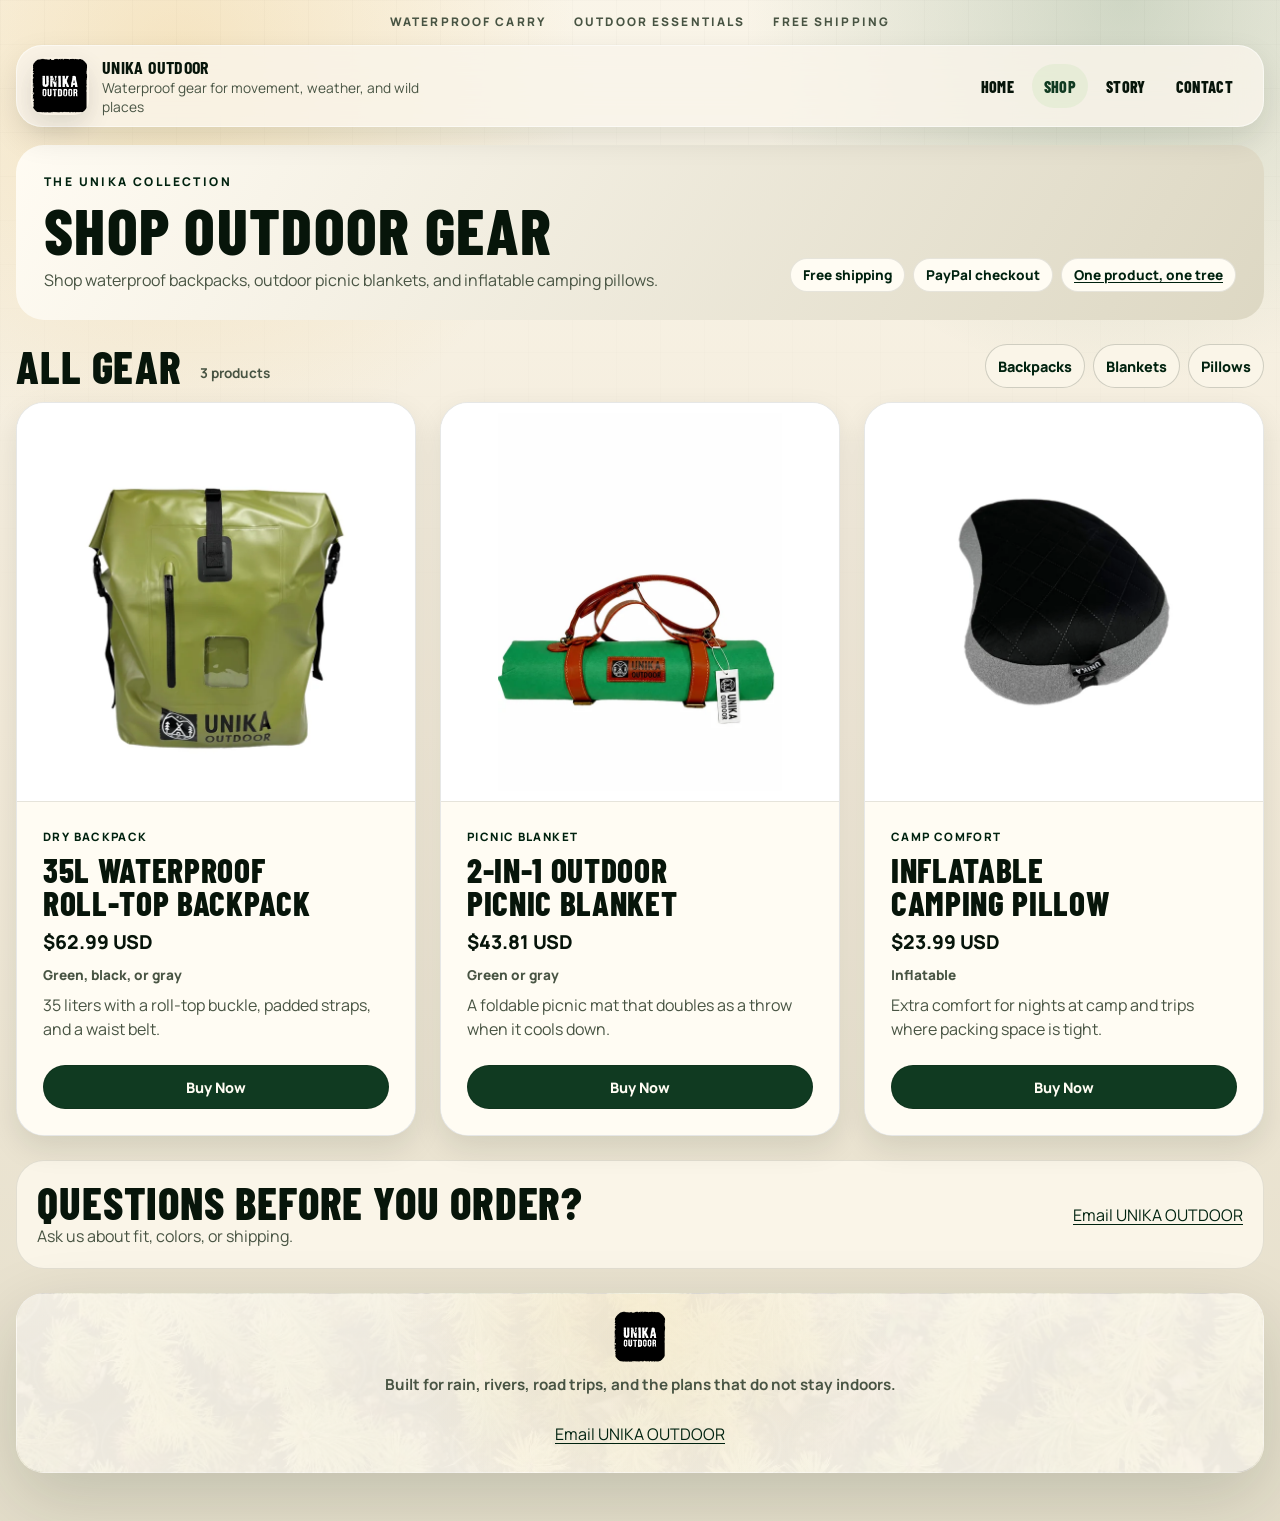
<file: shop.html>
<!DOCTYPE html>
<html lang="en">
<head>
  <meta charset="UTF-8">
  <meta name="viewport" content="width=device-width, initial-scale=1.0">
  <title>Shop Waterproof Backpacks, Picnic Blankets & Camp Gear | UNIKA OUTDOOR</title>
  <meta
    name="description"
    content="Shop UNIKA's 35L waterproof roll-top backpack, 2-in-1 picnic blanket, and inflatable camping pillow with free shipping and PayPal checkout."
  >
  <link rel="canonical" href="https://www.unikaoutdoor.com/shop.html">
  <meta name="theme-color" content="#1f4635">
  <meta property="og:type" content="website">
  <meta property="og:site_name" content="UNIKA OUTDOOR">
  <meta property="og:title" content="Shop UNIKA OUTDOOR | Waterproof Backpacks & Outdoor Gear">
  <meta property="og:description" content="Browse waterproof backpacks, picnic blankets, and compact camping essentials from UNIKA OUTDOOR.">
  <meta property="og:url" content="https://www.unikaoutdoor.com/shop.html">
  <meta property="og:image" content="https://www.unikaoutdoor.com/black-backpack-main.png">
  <meta property="og:image:alt" content="UNIKA black waterproof roll-top backpack">
  <meta name="twitter:card" content="summary_large_image">
  <meta name="twitter:title" content="Shop UNIKA OUTDOOR | Waterproof Backpacks & Outdoor Gear">
  <meta name="twitter:description" content="Browse waterproof backpacks, picnic blankets, and compact camping essentials from UNIKA OUTDOOR.">
  <meta name="twitter:image" content="https://www.unikaoutdoor.com/black-backpack-main.png">
  <link rel="icon" type="image/png" href="./unika-logo-black.png">
  <link rel="apple-touch-icon" href="./unika-logo-black.png">
  <link rel="manifest" href="./site.webmanifest">
  <link rel="preconnect" href="https://fonts.googleapis.com">
  <link rel="preconnect" href="https://fonts.gstatic.com" crossorigin>
  <link href="https://fonts.googleapis.com/css2?family=Barlow+Condensed:wght@600;700;800&family=Manrope:wght@400;500;600;700;800&display=swap" rel="stylesheet">
  <link rel="stylesheet" href="./styles.css?v=shop-card-alignment">
  <script defer src="https://www.paypalobjects.com/ncp/cart/cart.js" data-merchant-id="8SKWY3UNAS9F2"></script>
  <script defer src="./paypal-cart.js?v=shop-motion"></script>
</head>
<body data-page="shop">
  <div class="page-shell">
    <div class="utility-bar">
      <span>Waterproof carry</span>
      <span>Outdoor essentials</span>
      <span>Free shipping</span>
    </div>

    <header class="site-header">
      <a class="brand" href="./" aria-label="UNIKA OUTDOOR home">
        <img class="brand-logo" src="./unika-logo-black.png" alt="UNIKA OUTDOOR logo" width="512" height="512">
        <span class="brand-text">
          <strong>UNIKA OUTDOOR</strong>
          <span>Waterproof gear for movement, weather, and wild places</span>
        </span>
      </a>

      <button class="mobile-nav-toggle" type="button" aria-label="Menu" aria-expanded="false" aria-controls="primary-nav" hidden>
        <span></span>
        <span></span>
      </button>

      <nav class="site-nav" id="primary-nav" aria-label="Primary">
        <a href="./" data-nav="home">Home</a>
        <a href="./shop.html" data-nav="shop" aria-current="page">Shop</a>
        <a href="./story.html" data-nav="story">Story</a>
        <a href="#contact">Contact</a>
        <paypal-cart-button data-id="pp-view-cart"></paypal-cart-button>
      </nav>
    </header>

    <main id="main">
      <section class="catalog-intro" aria-labelledby="shop-title">
        <div>
          <p class="eyebrow">The UNIKA collection</p>
          <h1 id="shop-title">Shop outdoor gear</h1>
          <p>Shop waterproof backpacks, outdoor picnic blankets, and inflatable camping pillows.</p>
        </div>
        <ul class="store-perks" aria-label="Shopping benefits">
          <li>Free shipping</li>
          <li>PayPal checkout</li>
          <li><a href="./story.html#mission">One product, one tree</a></li>
        </ul>
      </section>

      <section class="store-collection" id="products" aria-labelledby="collection-title">
        <div class="store-toolbar">
          <h2 id="collection-title">All gear <span>3 products</span></h2>
          <nav class="catalog-jump" aria-label="Shop categories">
            <a href="#backpack">Backpacks</a>
            <a href="#picnic-blanket">Blankets</a>
            <a href="#camping-pillow">Pillows</a>
          </nav>
        </div>
        <div class="store-grid">
          <article class="product-card store-card" id="backpack">
            <div class="catalog-card-media">
              <a href="./35l-waterproof-roll-top-backpack.html" aria-label="View the 35L waterproof roll-top backpack">
                <img src="./green-backpack-shop.webp" data-green-src="./green-backpack-shop.webp" data-black-src="./black-backpack-main.png" data-gray-src="./gray-backpack-02.webp" alt="Green UNIKA 35L waterproof roll-top backpack" width="576" height="768" fetchpriority="high">
              </a>
            </div>
            <div class="store-card-copy">
              <p class="store-category">Dry backpack</p>
              <h3><a href="./35l-waterproof-roll-top-backpack.html">35L Waterproof Roll-Top Backpack</a></h3>
              <p class="catalog-price">$62.99 USD</p>
              <p class="store-variants">Green, black, or gray</p>
              <p>35 liters with a roll-top buckle, padded straps, and a waist belt.</p>
              <div class="listing-links store-purchase">
                <paypal-add-to-cart-button data-id="ZU4MD574WW9DL"></paypal-add-to-cart-button>
                <a href="https://www.paypal.com/ncp/payment/DDTYGANN2KRRA" aria-label="Buy Now: 35L waterproof roll-top backpack">Buy Now</a>
              </div>
            </div>
          </article>

          <article class="product-card store-card" id="picnic-blanket">
            <div class="catalog-card-media">
              <a href="./2-in-1-outdoor-picnic-blanket.html" aria-label="View the 2-in-1 outdoor picnic blanket">
                <img src="./green-blanket-shop-white.webp" data-green-src="./green-blanket-shop-white.webp" data-gray-src="./gray-blanket-01.jpg" alt="Green UNIKA 2-in-1 outdoor picnic blanket" width="576" height="768" loading="lazy">
              </a>
            </div>
            <div class="store-card-copy">
              <p class="store-category">Picnic blanket</p>
              <h3><a href="./2-in-1-outdoor-picnic-blanket.html">2-in-1 Outdoor Picnic Blanket</a></h3>
              <p class="catalog-price">$43.81 USD</p>
              <p class="store-variants">Green or gray</p>
              <p>A foldable picnic mat that doubles as a throw when it cools down.</p>
              <div class="listing-links store-purchase">
                <paypal-add-to-cart-button data-id="TUHG3SSQYWKPG"></paypal-add-to-cart-button>
                <a href="https://www.paypal.com/ncp/payment/2KK48VAVZDHL4" aria-label="Buy Now: 2-in-1 outdoor picnic blanket">Buy Now</a>
              </div>
            </div>
          </article>

          <article class="product-card store-card" id="camping-pillow">
            <div class="catalog-card-media">
              <a href="./inflatable-camping-pillow.html" aria-label="View the inflatable camping pillow">
                <img src="./pillow-shop.webp" alt="UNIKA inflatable camping and travel pillow" width="576" height="768" loading="lazy">
              </a>
            </div>
            <div class="store-card-copy">
              <p class="store-category">Camp comfort</p>
              <h3><a href="./inflatable-camping-pillow.html">Inflatable Camping Pillow</a></h3>
              <p class="catalog-price">$23.99 USD</p>
              <p class="store-variants">Inflatable</p>
              <p>Extra comfort for nights at camp and trips where packing space is tight.</p>
              <div class="listing-links store-purchase">
                <paypal-add-to-cart-button data-id="CFXBBGARBXTZS"></paypal-add-to-cart-button>
                <a href="https://www.paypal.com/ncp/payment/ZPG82PKMHCAT8" aria-label="Buy Now: inflatable camping pillow">Buy Now</a>
              </div>
            </div>
          </article>
        </div>
      </section>

      <aside class="store-help" aria-label="Order help">
        <div>
          <h2>Questions before you order?</h2>
          <p>Ask us about fit, colors, or shipping.</p>
        </div>
        <a class="text-link" href="mailto:unikaoutdoor@gmail.com">Email UNIKA OUTDOOR</a>
      </aside>
    </main>

    <footer class="site-footer" id="contact">
      <div class="footer-brand">
        <img class="footer-logo" src="./unika-logo-black.png" alt="UNIKA OUTDOOR logo" width="512" height="512" loading="lazy">
        <p class="footer-tagline">Built for rain, rivers, road trips, and the plans that do not stay indoors.</p>
      </div>
      <a class="text-link footer-email" href="mailto:unikaoutdoor@gmail.com">Email UNIKA OUTDOOR</a>
    </footer>
  </div>

  <script src="./script.js?v=20261120"></script>
  <script type="application/ld+json">
    {
      "@context": "https://schema.org",
      "@type": "CollectionPage",
      "name": "Shop UNIKA OUTDOOR",
      "url": "https://www.unikaoutdoor.com/shop.html",
      "description": "Browse waterproof backpacks, picnic blankets, and compact camping essentials from UNIKA OUTDOOR.",
      "isPartOf": {"@id": "https://www.unikaoutdoor.com/#website"}
    }
  </script>
</body>
</html>
</file>
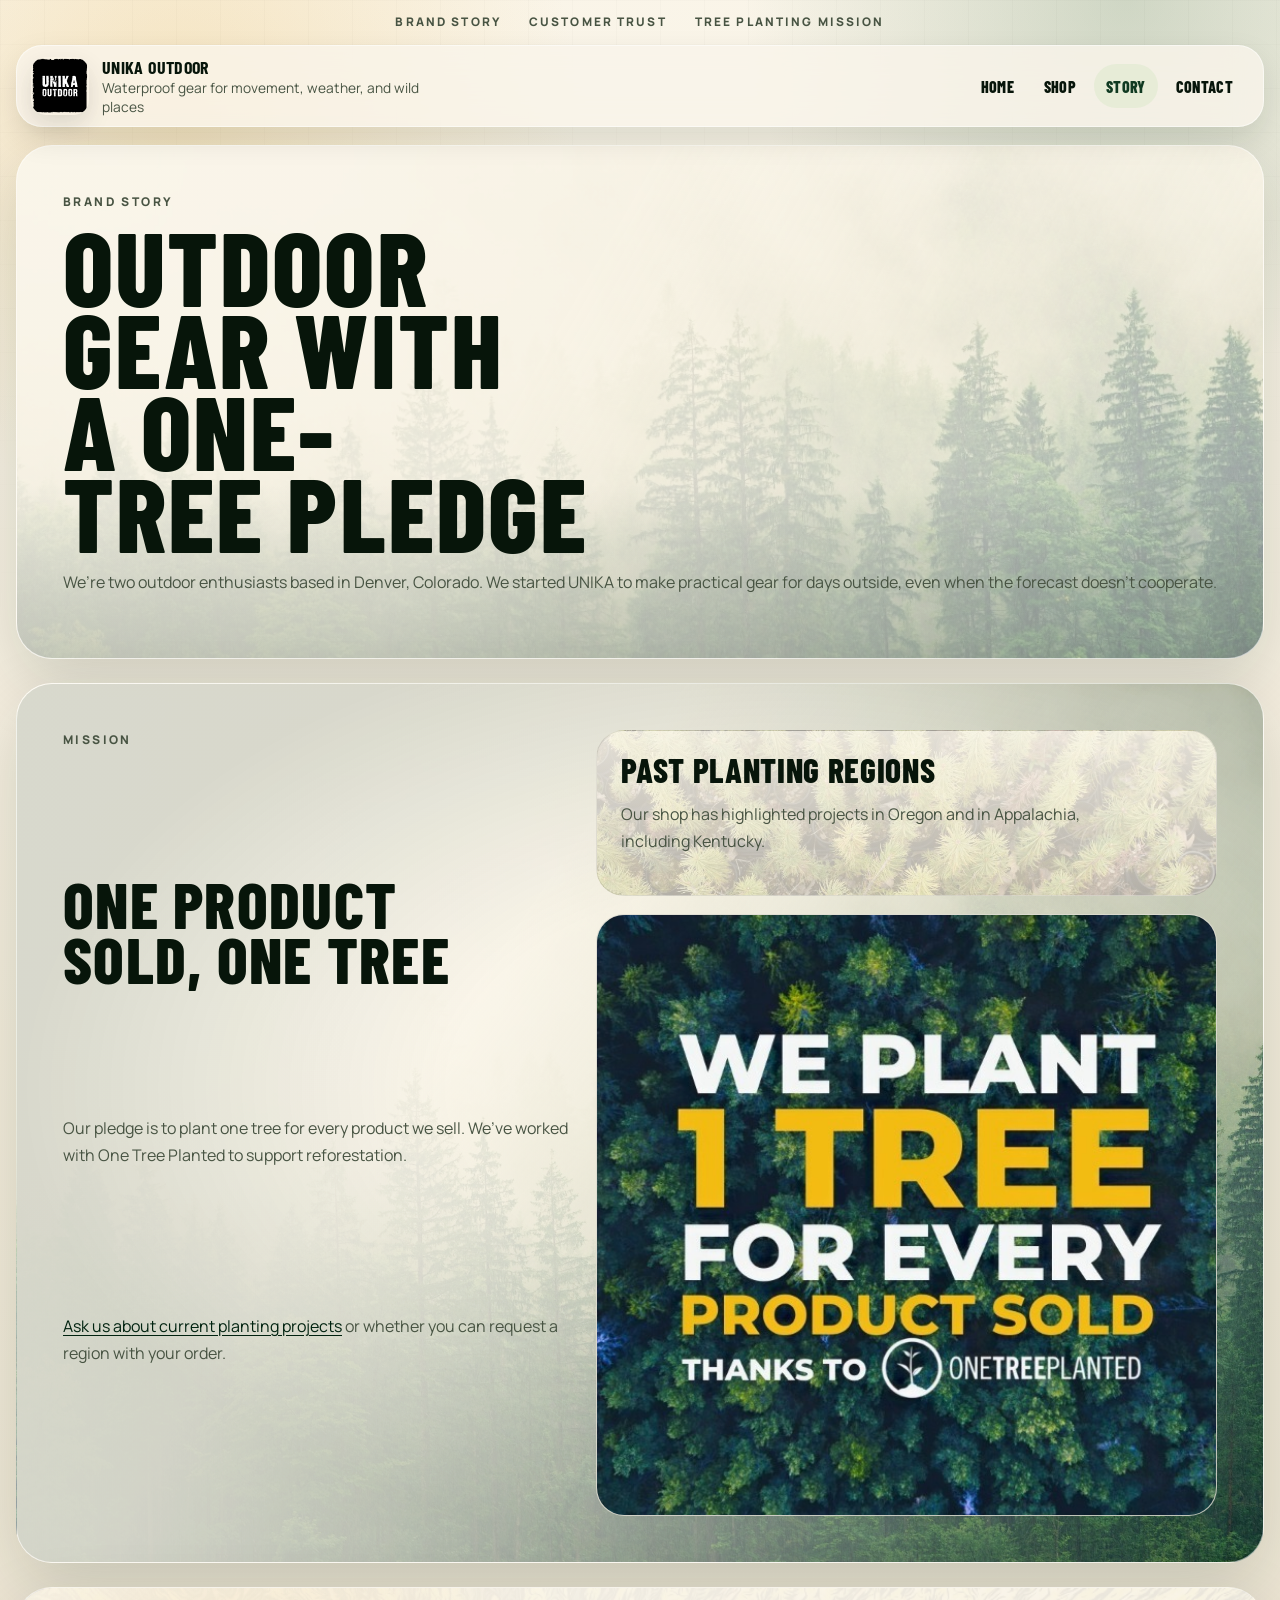
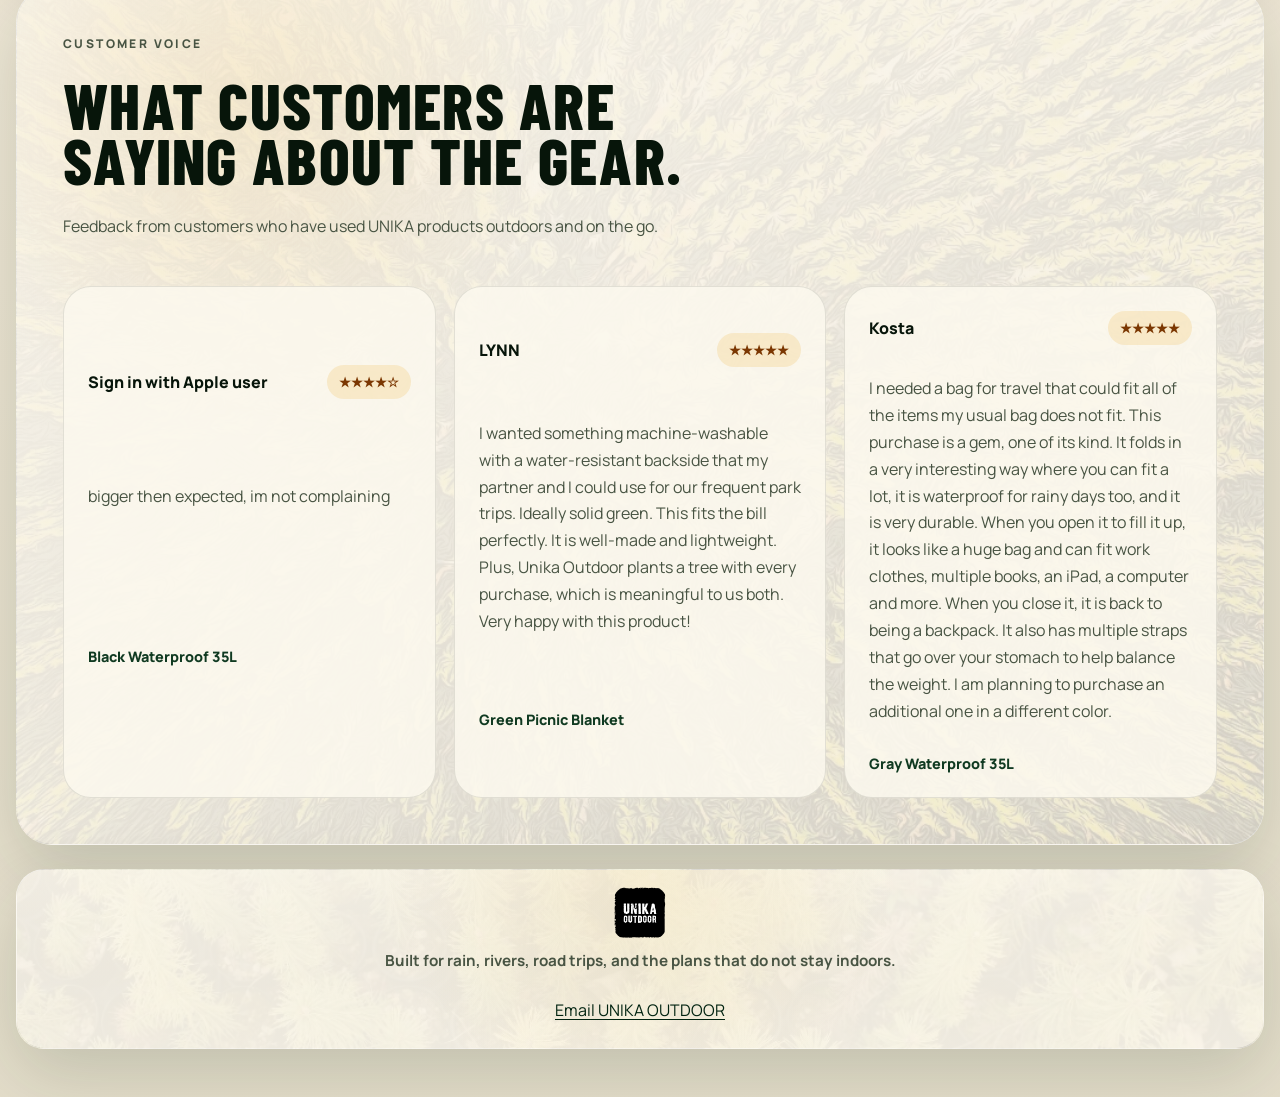
<file: story.html>
<!DOCTYPE html>
<html lang="en">
<head>
  <meta charset="UTF-8">
  <meta name="viewport" content="width=device-width, initial-scale=1.0">
  <title>Our Story & Tree-Planting Pledge | UNIKA OUTDOOR</title>
  <meta
    name="description"
    content="Meet the Denver outdoor brand behind UNIKA gear, learn about our one-product, one-tree pledge, and read customer reviews."
  >
  <link rel="canonical" href="https://www.unikaoutdoor.com/story.html">
  <meta name="theme-color" content="#1f4635">
  <meta property="og:type" content="website">
  <meta property="og:site_name" content="UNIKA OUTDOOR">
  <meta property="og:title" content="UNIKA OUTDOOR Story | One Product, One Tree">
  <meta property="og:description" content="Learn the UNIKA OUTDOOR story, tree planting mission, and customer voice behind the brand.">
  <meta property="og:url" content="https://www.unikaoutdoor.com/story.html">
  <meta property="og:image" content="https://www.unikaoutdoor.com/tree-banner.jpg">
  <meta property="og:image:alt" content="UNIKA OUTDOOR plants one tree for every product sold">
  <meta name="twitter:card" content="summary_large_image">
  <meta name="twitter:title" content="UNIKA OUTDOOR Story | One Product, One Tree">
  <meta name="twitter:description" content="Learn the UNIKA OUTDOOR story, tree planting mission, and customer voice behind the brand.">
  <meta name="twitter:image" content="https://www.unikaoutdoor.com/tree-banner.jpg">
  <link rel="icon" type="image/png" href="./unika-logo-black.png">
  <link rel="apple-touch-icon" href="./unika-logo-black.png">
  <link rel="manifest" href="./site.webmanifest">
  <link rel="preconnect" href="https://fonts.googleapis.com">
  <link rel="preconnect" href="https://fonts.gstatic.com" crossorigin>
  <link href="https://fonts.googleapis.com/css2?family=Barlow+Condensed:wght@600;700;800&family=Manrope:wght@400;500;600;700;800&display=swap" rel="stylesheet">
  <link rel="stylesheet" href="./styles.css?v=shop-motion">
  <script defer src="https://www.paypalobjects.com/ncp/cart/cart.js" data-merchant-id="8SKWY3UNAS9F2"></script>
  <script defer src="./paypal-cart.js?v=shop-motion"></script>
</head>
<body data-page="story">
  <div class="page-shell">
    <div class="utility-bar">
      <span>Brand story</span>
      <span>Customer trust</span>
      <span>Tree planting mission</span>
    </div>

    <header class="site-header">
      <a class="brand" href="./" aria-label="UNIKA OUTDOOR home">
        <img class="brand-logo" src="./unika-logo-black.png" alt="UNIKA OUTDOOR logo" width="512" height="512">
        <span class="brand-text">
          <strong>UNIKA OUTDOOR</strong>
          <span>Waterproof gear for movement, weather, and wild places</span>
        </span>
      </a>

      <button class="mobile-nav-toggle" type="button" aria-label="Menu" aria-expanded="false" aria-controls="primary-nav" hidden>
        <span></span>
        <span></span>
      </button>

      <nav class="site-nav" id="primary-nav" aria-label="Primary">
        <a href="./" data-nav="home">Home</a>
        <a href="./shop.html" data-nav="shop">Shop</a>
        <a href="./story.html" data-nav="story" aria-current="page">Story</a>
        <a href="#contact">Contact</a>
        <paypal-cart-button data-id="pp-view-cart"></paypal-cart-button>
      </nav>
    </header>

    <main id="main">
      <section class="story-hero">
        <div class="story-hero-copy">
          <p class="eyebrow">Brand Story</p>
          <h1>Outdoor gear with a one-tree pledge</h1>
          <p>We’re two outdoor enthusiasts based in Denver, Colorado. We started UNIKA to make practical gear for days outside, even when the forecast doesn’t cooperate.</p>
        </div>
      </section>

      <section class="section split-section forest-section" id="mission">
        <div class="section-heading">
          <p class="eyebrow">Mission</p>
          <h2>One product sold, one tree</h2>
          <p>Our pledge is to plant one tree for every product we sell. We’ve worked with One Tree Planted to support reforestation.</p>
          <p><a class="text-link" href="mailto:unikaoutdoor@gmail.com">Ask us about current planting projects</a> or whether you can request a region with your order.</p>
        </div>
        <div class="mission-panel">
          <div class="mission-card mission-card-planting">
            <h3>Past planting regions</h3>
            <p>Our shop has highlighted projects in Oregon and in Appalachia, including Kentucky.</p>
          </div>
          <div class="mission-card mission-card-banner">
            <img src="./tree-banner.jpg" alt="We plant one tree for every product sold" class="mission-banner-image" width="600" height="600" loading="lazy">
          </div>
        </div>
      </section>

      <section class="section section-reviews customer-voice-section" id="reviews">
        <div class="section-heading">
          <p class="eyebrow">Customer Voice</p>
          <h2>What customers are saying about the gear.</h2>
          <p>Feedback from customers who have used UNIKA products outdoors and on the go.</p>
        </div>
        <div class="review-grid" id="review-grid"></div>
      </section>
    </main>

    <footer class="site-footer" id="contact">
      <div class="footer-brand">
        <img class="footer-logo" src="./unika-logo-black.png" alt="UNIKA OUTDOOR logo" width="512" height="512" loading="lazy">
        <p class="footer-tagline">Built for rain, rivers, road trips, and the plans that do not stay indoors.</p>
      </div>
      <a class="text-link footer-email" href="mailto:unikaoutdoor@gmail.com">Email UNIKA OUTDOOR</a>
    </footer>
  </div>

  <script src="./data.js?v=20261120"></script>
  <script src="./script.js?v=20261120"></script>
  <script type="application/ld+json">
    {
      "@context": "https://schema.org",
      "@type": "AboutPage",
      "name": "UNIKA OUTDOOR Story",
      "url": "https://www.unikaoutdoor.com/story.html",
      "description": "Learn the UNIKA OUTDOOR story, tree planting mission, and customer voice behind the brand.",
      "isPartOf": {
        "@type": "WebSite",
        "name": "UNIKA OUTDOOR",
        "url": "https://www.unikaoutdoor.com/"
      }
    }
  </script>
</body>
</html>
</file>
<file: styles.css>
:root {
  --bg: oklch(94% 0.024 86);
  --paper: oklch(97% 0.018 86);
  --paper-strong: oklch(99% 0.012 88);
  --ink: oklch(18% 0.031 148);
  --muted: oklch(43% 0.031 136);
  --soft: oklch(88% 0.028 95);
  --forest: oklch(31% 0.064 154);
  --forest-deep: oklch(22% 0.055 155);
  --moss: oklch(55% 0.083 126);
  --clay: oklch(58% 0.13 50);
  --gold: oklch(78% 0.12 82);
  --line: oklch(20% 0.025 145 / 0.1);
  --line-strong: oklch(20% 0.025 145 / 0.18);
  --shadow-sm: 0 12px 30px oklch(21% 0.04 150 / 0.1);
  --shadow-md: 0 24px 70px oklch(21% 0.04 150 / 0.16);
  --shadow-lg: 0 42px 110px oklch(16% 0.05 150 / 0.22);
  --radius-xl: 36px;
  --radius-lg: 28px;
  --radius-md: 20px;
  --radius-sm: 999px;
  --max-width: 1260px;
  --ease-out: cubic-bezier(0.16, 1, 0.3, 1);
}

* {
  box-sizing: border-box;
}

html {
  scroll-behavior: smooth;
}

body {
  margin: 0;
  min-width: 320px;
  overflow-x: hidden;
  color: var(--ink);
  background:
    radial-gradient(circle at 14% 4%, oklch(80% 0.13 82 / 0.26), transparent 25rem),
    radial-gradient(circle at 88% 0%, oklch(43% 0.09 150 / 0.2), transparent 24rem),
    linear-gradient(180deg, oklch(97% 0.017 88) 0%, var(--bg) 46%, oklch(90% 0.027 92) 100%);
  font-family: "Manrope", sans-serif;
  -webkit-tap-highlight-color: oklch(31% 0.064 154 / 0.18);
}

body::before,
body::after {
  content: "";
  position: fixed;
  inset: 0;
  pointer-events: none;
}

body::before {
  z-index: 0;
  background:
    linear-gradient(90deg, oklch(20% 0.03 145 / 0.035) 1px, transparent 1px),
    linear-gradient(oklch(20% 0.03 145 / 0.03) 1px, transparent 1px);
  background-size: 44px 44px;
  mask-image: linear-gradient(180deg, oklch(0% 0 0 / 0.42), transparent 78%);
}

body::after {
  z-index: 1;
  background-image:
    radial-gradient(circle at 50% 50%, oklch(100% 0 0 / 0.25) 0 1px, transparent 1px);
  background-size: 3px 3px;
  opacity: 0.25;
  mix-blend-mode: multiply;
}

img {
  max-width: 100%;
}

:focus-visible {
  outline: 3px solid var(--gold);
  outline-offset: 4px;
}

.page-shell {
  position: relative;
  z-index: 2;
  width: min(calc(100% - 32px), var(--max-width));
  margin: 0 auto;
  padding-bottom: 48px;
}

.utility-bar {
  display: flex;
  flex-wrap: wrap;
  justify-content: center;
  gap: 10px 28px;
  padding: 13px 16px 7px;
  color: var(--muted);
  font-size: 0.74rem;
  font-weight: 800;
  letter-spacing: 0.18em;
  text-transform: uppercase;
}

.site-header {
  position: sticky;
  top: 12px;
  z-index: 30;
  display: grid;
  grid-template-columns: minmax(250px, auto) minmax(0, 1fr);
  align-items: center;
  gap: 18px;
  margin: 8px 0 18px;
  padding: 10px 12px 10px 14px;
  border: 1px solid oklch(100% 0 0 / 0.5);
  border-radius: 26px;
  background: oklch(97% 0.014 88 / 0.82);
  box-shadow: var(--shadow-sm);
  backdrop-filter: blur(18px) saturate(1.15);
  animation: siteHeaderIn 720ms var(--ease-out) both;
}

.brand {
  position: relative;
  display: inline-flex;
  align-items: center;
  gap: 13px;
  min-width: 0;
  color: inherit;
  text-decoration: none;
}

.brand::before {
  content: "";
  position: absolute;
  left: -6px;
  top: 50%;
  width: 70px;
  height: 70px;
  border: 1px solid oklch(55% 0.083 126 / 0.46);
  border-radius: 20px;
  opacity: 0;
  transform: translateY(-50%) scale(0.72) rotate(-8deg);
  pointer-events: none;
}

.brand:hover::before,
.brand:focus-visible::before {
  animation: logoFocusRing 760ms var(--ease-out) both;
}

.brand-logo {
  flex: 0 0 auto;
  width: 58px;
  height: 58px;
  display: block;
  border-radius: 15px;
  object-fit: contain;
  box-shadow: 0 10px 24px oklch(15% 0.02 145 / 0.12);
  transform-origin: center;
  animation: logoTrailIn 900ms var(--ease-out) 180ms both, logoBreath 5200ms ease-in-out 1200ms infinite;
  transition: transform 220ms var(--ease-out), box-shadow 220ms ease, filter 220ms ease;
}

.brand:hover .brand-logo {
  animation: logoNavigate 680ms var(--ease-out) both;
  filter: saturate(1.08);
  box-shadow: 0 16px 34px oklch(15% 0.02 145 / 0.18);
}

.brand:focus-visible .brand-logo {
  animation: logoNavigate 680ms var(--ease-out) both;
}

.brand-text {
  display: grid;
  gap: 1px;
  min-width: 0;
}

.brand-text strong,
.site-nav a,
h1,
h2,
h3 {
  font-family: "Barlow Condensed", sans-serif;
  letter-spacing: 0.02em;
  text-transform: uppercase;
}

.brand-text strong {
  font-size: 1.12rem;
}

.brand-text span {
  max-width: 330px;
  color: var(--muted);
  font-size: 0.86rem;
  line-height: 1.35;
}

.site-nav {
  display: flex;
  align-items: center;
  justify-self: end;
  flex-wrap: nowrap;
  gap: 6px;
  min-width: 0;
}

.site-nav a {
  min-height: 44px;
  display: inline-flex;
  align-items: center;
  justify-content: center;
  padding: 0 12px;
  border-radius: var(--radius-sm);
  color: var(--ink);
  font-size: 1rem;
  font-weight: 800;
  text-decoration: none;
  transition: color 180ms ease, background 180ms ease, transform 180ms ease;
}

.site-nav a:hover,
.site-nav a[aria-current="page"] {
  color: var(--forest);
  background: oklch(89% 0.056 132 / 0.34);
}

.mobile-nav-toggle {
  display: none;
  width: 48px;
  height: 48px;
  border: 1px solid var(--line);
  border-radius: 17px;
  background: oklch(99% 0.012 88 / 0.74);
  cursor: pointer;
}

.mobile-nav-toggle span {
  display: block;
  width: 20px;
  height: 2px;
  margin: 5px auto;
  border-radius: 999px;
  background: var(--ink);
  transition: transform 220ms var(--ease-out);
}

.button {
  display: inline-flex;
  align-items: center;
  justify-content: center;
  min-height: 50px;
  padding: 0 20px;
  border: 1px solid transparent;
  border-radius: 12px;
  background: var(--forest);
  color: var(--paper-strong);
  font-weight: 800;
  line-height: 1.1;
  text-align: center;
  text-decoration: none;
  touch-action: manipulation;
  transition: background 180ms ease, transform 180ms var(--ease-out);
}

.button:hover {
  background: var(--forest-deep);
}

.button:active {
  transform: translateY(0) scale(0.98);
}

.button-nav {
  min-height: 44px;
  padding: 0 18px;
  white-space: nowrap;
}

.hero,
.section,
.site-footer,
.catalog-hero,
.story-hero {
  position: relative;
  z-index: 1;
}

.hero {
  display: grid;
  grid-template-columns: minmax(0, 0.96fr) minmax(390px, 1.04fr);
  gap: 18px;
  align-items: stretch;
}

.hero-copy,
.hero-gallery-panel,
.section-products,
.split-section,
.section-reviews,
.banner-card,
.site-footer,
.catalog-hero,
.story-hero {
  border: 1px solid oklch(100% 0 0 / 0.52);
  background: oklch(97% 0.016 88 / 0.76);
  box-shadow: var(--shadow-md);
  backdrop-filter: blur(14px) saturate(1.08);
}

.hero-copy {
  display: grid;
  align-content: center;
  min-height: 660px;
  padding: clamp(32px, 5vw, 62px);
  border-radius: var(--radius-xl);
  overflow: hidden;
}

.hero-copy::after {
  content: "";
  position: absolute;
  right: -18%;
  bottom: -22%;
  width: 52%;
  aspect-ratio: 1;
  border-radius: 50%;
  background: radial-gradient(circle, oklch(57% 0.08 130 / 0.24), transparent 68%);
}

.eyebrow {
  margin: 0 0 13px;
  color: var(--clay);
  font-size: 0.75rem;
  font-weight: 900;
  letter-spacing: 0.2em;
  text-transform: uppercase;
}

h1,
h2,
h3 {
  overflow-wrap: normal;
  word-break: normal;
  hyphens: none;
}

p,
li {
  overflow-wrap: break-word;
}

h1,
h2,
h3 {
  text-wrap: balance;
}

p,
li {
  text-wrap: pretty;
}

h1 {
  margin: 0;
  max-width: 11ch;
  font-size: clamp(4.1rem, 8.2vw, 7.7rem);
  font-weight: 800;
  line-height: 0.78;
}

.hero-copy h1 {
  max-width: 10ch;
  font-size: clamp(4.1rem, 6.15vw, 5.85rem);
  line-height: 0.82;
}

h2 {
  margin: 0;
  font-size: clamp(2.6rem, 5vw, 4.6rem);
  font-weight: 800;
  line-height: 0.86;
}

h3 {
  margin: 0 0 10px;
  font-size: clamp(1.65rem, 2.6vw, 2.35rem);
  font-weight: 800;
  line-height: 0.92;
}

.hero-text,
.section-heading p,
.mission-card p,
.product-copy p,
.review-card p,
.footer-brand p,
.value-list li,
.catalog-hero-copy p,
.story-hero-copy p {
  color: var(--muted);
  line-height: 1.68;
}

.hero-text {
  max-width: 38rem;
  margin: 18px 0 0;
  font-size: 1.08rem;
}

.hero-actions {
  display: flex;
  flex-wrap: wrap;
  gap: 14px;
  margin-top: 30px;
}

.hero-stats {
  display: grid;
  grid-template-columns: repeat(4, minmax(0, 1fr));
  gap: 10px;
  padding: 0;
  margin: 34px 0 0;
  list-style: none;
}

.hero-stats li {
  min-height: 100px;
  padding: 16px 14px;
  border: 1px solid var(--line);
  border-radius: 22px;
  background: oklch(99% 0.012 88 / 0.62);
}

.hero-stats strong {
  display: block;
  font-size: 1.42rem;
  font-weight: 900;
}

.hero-stats span {
  color: var(--muted);
  font-size: 0.86rem;
}

.hero-gallery-panel {
  padding: clamp(18px, 3vw, 28px);
  border-radius: var(--radius-xl);
  overflow: hidden;
  background:
    linear-gradient(180deg, oklch(20% 0.06 153 / 0.62), oklch(18% 0.054 153 / 0.82)),
    url("./hero-forest-background.jpg") center center / cover no-repeat;
}

.hero-gallery-panel::before {
  content: "";
  position: absolute;
  inset: 0;
  background:
    radial-gradient(ellipse at 44% 52%, transparent 0 34%, oklch(9% 0.03 145 / 0.22) 72%),
    linear-gradient(140deg, transparent 20%, oklch(80% 0.1 120 / 0.18) 100%);
}

.hero-gallery-grid,
.hero-product-callout {
  position: relative;
  z-index: 1;
}

.hero-gallery-grid {
  display: grid;
  grid-template-columns: 1fr 0.86fr;
  grid-template-rows: 260px 250px;
  gap: 18px;
}

.hero-shot {
  margin: 0;
  overflow: hidden;
  border: 1px solid oklch(100% 0 0 / 0.18);
  border-radius: 30px;
  background: var(--soft);
  box-shadow: 0 24px 60px oklch(9% 0.03 145 / 0.36);
}

.hero-shot img,
.featured-home-media img {
  width: 100%;
  height: 100%;
  display: block;
  object-fit: cover;
  transition: transform 700ms var(--ease-out), filter 700ms ease;
}

.hero-shot:hover img,
.featured-home-card:hover .featured-home-media img {
  transform: scale(1.045);
  filter: saturate(1.06);
}

.hero-shot-large {
  grid-row: span 2;
}

.hero-shot-tall {
  transform: translateY(22px);
}

.hero-shot-small {
  transform: translateX(-30px);
}

.hero-product-callout {
  width: min(380px, 88%);
  margin: -18px 0 0 auto;
  padding: 24px;
  border: 1px solid oklch(100% 0 0 / 0.16);
  border-radius: 30px;
  background: oklch(25% 0.055 150 / 0.72);
  box-shadow: 0 20px 70px oklch(8% 0.02 145 / 0.34);
  color: oklch(96% 0.018 88);
}

.hero-product-pill,
.product-tag,
.review-rating,
.location-chip {
  display: inline-flex;
  align-items: center;
  gap: 8px;
  min-height: 34px;
  padding: 0 12px;
  border-radius: var(--radius-sm);
  font-size: 0.82rem;
  font-weight: 900;
}

.hero-product-pill {
  background: oklch(97% 0.018 88 / 0.14);
}

.hero-product-callout h2 {
  margin-top: 12px;
  color: oklch(97% 0.018 88);
  font-size: clamp(2.2rem, 3.2vw, 3rem);
}

.hero-product-callout p {
  margin: 8px 0 0;
  color: oklch(91% 0.03 88 / 0.88);
  line-height: 1.58;
}

.section {
  margin-top: 24px;
}

.trust-strip,
.section-featured-home,
.section-products,
.section-reviews,
.catalog-hero,
.story-hero,
.site-footer {
  overflow: hidden;
  background-position: center;
  background-size: cover;
  background-repeat: no-repeat;
}

.trust-strip::before,
.section-featured-home::before,
.section-products::before,
.section-reviews::before,
.catalog-hero::before,
.site-footer::before {
  content: "";
  position: absolute;
  inset: 0;
  pointer-events: none;
}

.trust-strip > *,
.section-featured-home > *,
.section-products > *,
.section-reviews > *,
.catalog-hero > *,
.site-footer > * {
  position: relative;
  z-index: 1;
}

.trust-strip {
  position: relative;
  display: grid;
  grid-template-columns: repeat(4, minmax(0, 1fr));
  gap: 14px;
  padding: 18px;
  border-radius: var(--radius-xl);
  background:
    linear-gradient(120deg, oklch(17% 0.045 150 / 0.74), oklch(31% 0.064 154 / 0.48)),
    url("./forest-background.jpg") center 62% / cover no-repeat;
  box-shadow: var(--shadow-sm);
}

.trust-strip::before {
  background:
    radial-gradient(circle at 14% 16%, oklch(82% 0.13 88 / 0.16), transparent 20rem),
    linear-gradient(180deg, oklch(7% 0.02 145 / 0.16), transparent 44%, oklch(7% 0.02 145 / 0.2));
}

.trust-item {
  min-height: 230px;
  padding: 24px;
  border: 1px solid oklch(100% 0 0 / 0.2);
  border-radius: 28px;
  background: linear-gradient(180deg, oklch(98% 0.014 88 / 0.82), oklch(91% 0.035 108 / 0.66));
  box-shadow: var(--shadow-sm);
  transition: transform 240ms var(--ease-out), box-shadow 240ms ease, background 240ms ease;
}

.trust-item:hover,
.review-card:hover,
.mission-card:hover {
  transform: translateY(-5px);
  box-shadow: var(--shadow-md);
}

.trust-kicker {
  display: none;
}

.trust-item strong {
  display: block;
  margin-bottom: 10px;
  font-family: "Barlow Condensed", sans-serif;
  font-size: 1.65rem;
  font-weight: 800;
  line-height: 0.95;
  text-transform: uppercase;
}

.trust-item p {
  margin: 0;
  color: var(--muted);
  line-height: 1.55;
}

.section-featured-home {
  padding: clamp(26px, 4vw, 42px);
  border-radius: var(--radius-xl);
  background:
    linear-gradient(120deg, oklch(97% 0.016 88 / 0.9), oklch(97% 0.016 88 / 0.62) 52%, oklch(31% 0.064 154 / 0.2)),
    url("./hero-extra-pack-02.jpg") center 42% / cover no-repeat;
  box-shadow: var(--shadow-sm);
}

.section-featured-home::before {
  background:
    radial-gradient(circle at 80% 18%, oklch(79% 0.12 82 / 0.22), transparent 18rem),
    linear-gradient(180deg, oklch(98% 0.014 88 / 0.24), oklch(20% 0.05 150 / 0.1));
}

.featured-home-grid {
  display: grid;
  grid-template-columns: 1.08fr 0.92fr;
  gap: 18px;
}

.featured-home-card {
  display: grid;
  overflow: hidden;
  min-height: 580px;
  border: 1px solid var(--line);
  border-radius: var(--radius-lg);
  background: var(--paper-strong);
  box-shadow: var(--shadow-sm);
}

.featured-home-card:nth-child(2) {
  margin-top: 54px;
}

.featured-home-media {
  min-height: 360px;
  overflow: hidden;
}

.featured-home-copy {
  padding: 26px;
}

.section-products,
.split-section,
.section-reviews,
.catalog-hero,
.story-hero {
  border-radius: var(--radius-xl);
  padding: clamp(26px, 4vw, 46px);
}

.section-heading {
  display: grid;
  gap: 10px;
  max-width: 820px;
  margin-bottom: 30px;
}

.catalog-hero,
.story-hero {
  display: grid;
  gap: 18px;
  min-height: 420px;
  margin-top: 8px;
}

.catalog-hero {
  grid-template-columns: 1.1fr 0.9fr;
  align-items: end;
  overflow: hidden;
  background:
    linear-gradient(120deg, oklch(97% 0.016 88 / 0.9) 0 44%, oklch(97% 0.016 88 / 0.58)),
    url("./home-lifestyle-shot.jpg") center 38% / cover no-repeat;
}

.catalog-hero::before {
  background:
    radial-gradient(circle at 16% 20%, oklch(79% 0.12 82 / 0.22), transparent 20rem),
    linear-gradient(90deg, oklch(98% 0.014 88 / 0.78), oklch(98% 0.014 88 / 0.1));
}

.catalog-hero::after {
  content: "";
  position: absolute;
  right: -8%;
  top: -22%;
  width: min(520px, 42vw);
  aspect-ratio: 1;
  border-radius: 50%;
  background:
    radial-gradient(circle, oklch(43% 0.08 150 / 0.28), transparent 68%),
    radial-gradient(circle at 70% 80%, oklch(72% 0.14 76 / 0.2), transparent 50%);
}

.catalog-hero-copy,
.catalog-hero-meta,
.story-hero-copy {
  position: relative;
  z-index: 1;
}

.catalog-hero h1,
.story-hero h1 {
  max-width: 12ch;
}

.catalog-hero-meta {
  display: grid;
  gap: 14px;
}

.catalog-meta-card {
  padding: 22px;
  border: 1px solid var(--line);
  border-radius: 24px;
  background: oklch(99% 0.012 88 / 0.54);
}

.catalog-meta-card span {
  display: block;
  margin-bottom: 8px;
  color: var(--muted);
  font-size: 0.74rem;
  font-weight: 900;
  letter-spacing: 0.16em;
  text-transform: uppercase;
}

.catalog-meta-card strong {
  font-family: "Barlow Condensed", sans-serif;
  font-size: 1.55rem;
  font-weight: 800;
  text-transform: uppercase;
}

.story-hero {
  align-content: end;
  overflow: hidden;
  background:
    linear-gradient(120deg, oklch(97% 0.016 88 / 0.9) 0 42%, oklch(97% 0.016 88 / 0.56)),
    url("./forest-background.jpg") center center / cover no-repeat;
}

.section-products {
  background:
    linear-gradient(180deg, oklch(97% 0.016 88 / 0.9), oklch(94% 0.022 88 / 0.8)),
    url("./hero-forest-background.jpg") center top / cover no-repeat;
}

.section-products::before {
  background:
    radial-gradient(circle at 8% 10%, oklch(81% 0.1 88 / 0.18), transparent 19rem),
    linear-gradient(180deg, oklch(98% 0.014 88 / 0.86), oklch(98% 0.014 88 / 0.52) 55%, oklch(25% 0.055 150 / 0.12));
}

.story-hero::after {
  content: "";
  position: absolute;
  inset: auto 0 0 0;
  height: 34%;
  background: linear-gradient(180deg, transparent, oklch(23% 0.055 150 / 0.16));
}

.product-grid,
.review-grid,
.mission-panel {
  display: grid;
  gap: 18px;
}

.product-grid-shop {
  grid-template-columns: 1fr;
}

.product-card,
.review-card,
.mission-card {
  border: 1px solid var(--line);
  border-radius: var(--radius-lg);
  background: var(--paper-strong);
  transition: transform 260ms var(--ease-out), box-shadow 260ms ease;
}

.product-card {
  box-shadow: var(--shadow-sm);
}

.product-card:hover {
  transform: translateY(-4px);
  box-shadow: var(--shadow-lg);
}

.product-card-featured {
  display: grid;
  grid-template-columns: minmax(0, 1.14fr) minmax(320px, 0.86fr);
  overflow: clip;
}

.product-gallery {
  display: grid;
  gap: 14px;
  padding: clamp(14px, 2vw, 22px);
  background:
    radial-gradient(circle at 20% 18%, oklch(96% 0.015 88), transparent 18rem),
    linear-gradient(140deg, oklch(90% 0.031 92), oklch(85% 0.035 120));
}

.product-card-pack .product-gallery {
  background:
    radial-gradient(circle at 24% 18%, oklch(98% 0.012 88), transparent 17rem),
    linear-gradient(140deg, oklch(90% 0.024 94), oklch(78% 0.035 150));
}

.product-card-blanket .product-gallery {
  background:
    radial-gradient(circle at 22% 16%, oklch(98% 0.012 88), transparent 18rem),
    linear-gradient(145deg, oklch(91% 0.025 82), oklch(82% 0.06 92));
}

.product-gallery-main {
  position: relative;
  min-height: 590px;
  overflow: hidden;
  border: 1px solid oklch(100% 0 0 / 0.58);
  border-radius: 26px;
  background: oklch(96% 0.013 88);
  box-shadow: inset 0 -30px 80px oklch(15% 0.02 145 / 0.06);
}

.product-gallery-main::after {
  content: "";
  position: absolute;
  inset: auto 16% 22px;
  height: 22px;
  border-radius: 50%;
  background: oklch(17% 0.03 145 / 0.14);
  filter: blur(16px);
}

.product-gallery-image {
  position: relative;
  z-index: 1;
  width: 100%;
  height: 100%;
  display: block;
  object-fit: contain;
  padding: clamp(14px, 3vw, 38px);
  transition: opacity 170ms ease, transform 520ms var(--ease-out);
}

.product-gallery-image.is-changing {
  opacity: 0.18;
  transform: scale(0.985);
}

.carousel-button {
  position: absolute;
  top: 50%;
  z-index: 3;
  width: 48px;
  height: 48px;
  border: 1px solid oklch(100% 0 0 / 0.6);
  border-radius: var(--radius-sm);
  background: oklch(98% 0.014 88 / 0.86);
  box-shadow: var(--shadow-sm);
  color: var(--forest-deep);
  cursor: pointer;
  font-size: 1.8rem;
  line-height: 1;
  transform: translateY(-50%);
  transition: transform 180ms var(--ease-out), background 180ms ease, color 180ms ease;
}

.carousel-button:hover {
  background: var(--forest);
  color: oklch(96% 0.018 88);
  transform: translateY(-50%) scale(1.05);
}

.carousel-button-prev {
  left: 16px;
}

.carousel-button-next {
  right: 16px;
}

.product-carousel-status {
  color: var(--muted);
  font-size: 0.88rem;
  font-weight: 900;
  letter-spacing: 0.08em;
  text-align: right;
}

.product-thumbs-shell {
  display: grid;
  grid-template-columns: 42px minmax(0, 1fr) 42px;
  align-items: center;
  gap: 8px;
}

.product-thumbs {
  display: flex;
  gap: 8px;
  overflow-x: auto;
  overflow-y: hidden;
  padding: 2px;
  scroll-snap-type: x proximity;
  scrollbar-width: none;
  -webkit-overflow-scrolling: touch;
}

.thumb-scroll-button {
  width: 42px;
  height: 58px;
  border: 1px solid oklch(100% 0 0 / 0.62);
  border-radius: 18px;
  background: oklch(98% 0.014 88 / 0.9);
  color: var(--forest-deep);
  cursor: pointer;
  font-size: 1.55rem;
  font-weight: 900;
  line-height: 1;
  box-shadow: var(--shadow-sm);
  transition: transform 180ms var(--ease-out), background 180ms ease, color 180ms ease;
}

.thumb-scroll-button:hover {
  transform: translateY(-2px);
  background: var(--forest);
  color: oklch(96% 0.018 88);
}

.thumb-scroll-button:active {
  transform: scale(0.96);
}

.product-thumb {
  flex: 0 0 66px;
  min-height: 58px;
  padding: 0;
  overflow: hidden;
  border: 2px solid transparent;
  border-radius: 16px;
  background: oklch(96% 0.012 88);
  cursor: pointer;
  scroll-snap-align: start;
  transition: transform 180ms var(--ease-out), border-color 180ms ease, box-shadow 180ms ease;
}

.product-thumbs::-webkit-scrollbar {
  display: none;
}

.product-thumb:hover {
  transform: translateY(-2px);
}

.product-thumb img {
  width: 100%;
  aspect-ratio: 1;
  display: block;
  object-fit: cover;
}

.product-thumb.is-active {
  border-color: var(--forest);
  box-shadow: 0 10px 22px oklch(23% 0.07 154 / 0.18);
}

.product-tag-solid {
  position: absolute;
  top: 16px;
  left: 16px;
  z-index: 3;
  background: oklch(98% 0.014 88 / 0.9);
  color: var(--forest-deep);
}

.product-copy {
  display: grid;
  gap: 16px;
  padding: clamp(26px, 4vw, 42px);
}

.product-copy-featured {
  align-content: center;
  background:
    linear-gradient(180deg, oklch(99% 0.012 88 / 0.72), oklch(94% 0.024 88 / 0.92)),
    radial-gradient(circle at 100% 0%, oklch(57% 0.08 130 / 0.14), transparent 14rem);
}

.product-copy h3 {
  font-size: clamp(2.3rem, 4vw, 3.5rem);
  line-height: 0.86;
}

.product-meta {
  display: flex;
  flex-wrap: wrap;
  gap: 10px;
}

.location-chip {
  background: oklch(88% 0.06 132 / 0.5);
  color: var(--forest-deep);
}

.feature-list {
  display: grid;
  gap: 10px;
  padding: 0;
  margin: 0;
  list-style: none;
}

.feature-list li {
  position: relative;
  padding-left: 22px;
  color: var(--muted);
  line-height: 1.52;
}

.feature-list li::before {
  content: "";
  position: absolute;
  left: 0;
  top: 0.62em;
  width: 8px;
  height: 8px;
  border-radius: 50%;
  background: var(--forest);
}

.price-row {
  display: flex;
  align-items: center;
  justify-content: space-between;
  gap: 12px;
  margin-top: 8px;
}

.price {
  color: var(--forest-deep);
  font-size: 2rem;
  font-weight: 900;
  font-variant-numeric: tabular-nums;
}

.product-card-simple .product-simple-body {
  display: grid;
  gap: 14px;
  padding: 28px;
}

.split-section {
  display: grid;
  grid-template-columns: 0.9fr 1.1fr;
  gap: 24px;
}

.forest-section {
  overflow: hidden;
  background:
    linear-gradient(125deg, oklch(97% 0.016 88 / 0.9) 0 36%, oklch(38% 0.07 150 / 0.22)),
    url("./hero-forest-background.jpg") center center / cover no-repeat;
}

.forest-section::before,
.customer-voice-section::before {
  content: "";
  position: absolute;
  inset: 0;
  pointer-events: none;
}

.forest-section::before {
  background:
    radial-gradient(ellipse at 62% 46%, transparent 0 31%, oklch(20% 0.06 150 / 0.14) 70%),
    linear-gradient(90deg, oklch(98% 0.014 88 / 0.78), transparent 74%);
}

.forest-section > *,
.customer-voice-section > * {
  position: relative;
  z-index: 1;
}

.mission-panel {
  grid-template-columns: 1fr;
}

.mission-card {
  padding: 24px;
  background: oklch(98% 0.014 88 / 0.82);
}

.mission-card-planting {
  overflow: hidden;
  background:
    linear-gradient(180deg, oklch(98% 0.014 88 / 0.9), oklch(96% 0.018 88 / 0.72)),
    url("./tree-planting-background.jpg") center center / cover no-repeat;
}

.mission-card-banner {
  padding: 0;
  overflow: hidden;
}

.mission-banner-image {
  display: block;
  width: 100%;
  aspect-ratio: 1;
  object-fit: cover;
}

.chip-list,
.value-list {
  padding: 0;
  margin: 16px 0 0;
  list-style: none;
}

.chip-list {
  display: flex;
  flex-wrap: wrap;
  gap: 10px;
}

.chip-list li {
  padding: 10px 14px;
  border-radius: var(--radius-sm);
  background: oklch(88% 0.06 132 / 0.55);
  color: var(--forest-deep);
  font-weight: 900;
}

.value-list {
  display: grid;
  gap: 12px;
}

.value-list li {
  position: relative;
  padding-left: 22px;
}

.value-list li::before {
  content: "";
  position: absolute;
  left: 0;
  top: 0.72em;
  width: 9px;
  height: 9px;
  border-radius: 50%;
  background: var(--clay);
}

.customer-voice-section {
  overflow: hidden;
  background:
    linear-gradient(180deg, oklch(96% 0.016 88 / 0.86), oklch(94% 0.022 88 / 0.74)),
    url("./customer-voice-background.jpg") center center / cover no-repeat;
}

.customer-voice-section::before {
  background:
    radial-gradient(circle at 18% 14%, oklch(80% 0.12 82 / 0.18), transparent 20rem),
    linear-gradient(120deg, oklch(98% 0.014 88 / 0.82), oklch(98% 0.014 88 / 0.42));
}

.review-grid {
  grid-template-columns: repeat(3, minmax(0, 1fr));
}

.review-card {
  display: grid;
  gap: 14px;
  min-height: 260px;
  padding: 24px;
  background: oklch(98% 0.014 88 / 0.86);
}

.review-top {
  display: flex;
  align-items: center;
  justify-content: space-between;
  gap: 12px;
}

.reviewer {
  font-weight: 900;
}

.review-rating {
  background: oklch(83% 0.12 82 / 0.26);
  color: oklch(42% 0.11 50);
}

.review-item {
  color: var(--forest);
  font-size: 0.9rem;
  font-weight: 900;
}

.tree-banner-section {
  overflow: hidden;
  border-radius: var(--radius-xl);
  background:
    linear-gradient(90deg, oklch(97% 0.016 88 / 0.92) 0 44%, oklch(97% 0.016 88 / 0.48)),
    url("./tree-in-hand-background.jpg") right center / cover no-repeat;
}

.banner-card {
  display: flex;
  align-items: center;
  justify-content: space-between;
  gap: 18px;
  padding: 30px 34px;
  border-radius: var(--radius-xl);
}

.site-footer {
  display: grid;
  justify-items: center;
  gap: 14px;
  margin-top: 24px;
  padding: 16px 22px;
  border-radius: 28px;
  text-align: center;
  background:
    linear-gradient(180deg, oklch(97% 0.016 88 / 0.9), oklch(93% 0.025 90 / 0.72)),
    url("./tree-planting-background.jpg") center 44% / cover no-repeat;
}

.site-footer::before {
  background:
    radial-gradient(circle at 50% 0%, oklch(82% 0.12 88 / 0.16), transparent 16rem),
    linear-gradient(180deg, oklch(98% 0.014 88 / 0.58), oklch(98% 0.014 88 / 0.82));
}

.footer-brand {
  display: grid;
  justify-items: center;
  gap: 8px;
}

.footer-logo {
  width: 54px;
  height: 54px;
  display: block;
  border-radius: 16px;
  object-fit: contain;
}

.footer-tagline {
  max-width: 680px;
  margin: 0;
  color: var(--ink);
  font-weight: 700;
  font-size: 0.95rem;
}

.footer-email {
  display: inline-flex;
  align-items: center;
  justify-content: center;
  min-height: 44px;
}

[data-reveal] {
  opacity: 0;
  transform: translateY(26px) scale(0.985);
  transition: opacity 680ms ease, transform 680ms var(--ease-out);
}

[data-reveal].is-visible {
  opacity: 1;
  transform: translateY(0) scale(1);
}

@keyframes siteHeaderIn {
  from {
    opacity: 0;
    transform: translateY(-14px);
  }
  to {
    opacity: 1;
    transform: translateY(0);
  }
}

@keyframes logoTrailIn {
  from {
    opacity: 0;
    transform: translateY(-10px) rotate(-5deg) scale(0.86);
  }
  64% {
    opacity: 1;
    transform: translateY(1px) rotate(1deg) scale(1.04);
  }
  to {
    opacity: 1;
    transform: translateY(0) rotate(0deg) scale(1);
  }
}

@keyframes logoBreath {
  0%,
  100% {
    transform: translateY(0) scale(1);
  }
  48% {
    transform: translateY(-1px) scale(1.018);
  }
}

@keyframes logoNavigate {
  0% {
    transform: translateY(0) rotate(0deg) scale(1);
  }
  42% {
    transform: translateY(-4px) rotate(-3deg) scale(1.08);
  }
  72% {
    transform: translateY(1px) rotate(1deg) scale(1.02);
  }
  100% {
    transform: translateY(-2px) rotate(-1.5deg) scale(1.04);
  }
}

@keyframes logoFocusRing {
  0% {
    opacity: 0;
    transform: translateY(-50%) scale(0.72) rotate(-8deg);
  }
  38% {
    opacity: 0.8;
  }
  100% {
    opacity: 0;
    transform: translateY(-50%) scale(1.18) rotate(3deg);
  }
}

@media (max-width: 1320px) {
  .hero {
    grid-template-columns: minmax(0, 0.92fr) minmax(360px, 1.08fr);
  }

  .hero-copy {
    padding: clamp(30px, 4vw, 48px);
  }

  .hero-copy h1 {
    max-width: 10ch;
    font-size: clamp(4.1rem, 6.15vw, 5.85rem);
    line-height: 0.82;
  }

  .hero-text {
    max-width: 32rem;
  }

  .hero-stats strong {
    font-size: 1.24rem;
  }

  .hero-stats span {
    font-size: 0.78rem;
  }
}

@media (max-width: 1120px) {
  .hero,
  .catalog-hero,
  .split-section,
  .featured-home-grid,
  .review-grid,
  .trust-strip {
    grid-template-columns: 1fr;
  }

  .hero-copy {
    min-height: auto;
  }

  .featured-home-card:nth-child(2) {
    margin-top: 0;
  }

  .product-card-featured {
    grid-template-columns: 1fr;
  }

  .product-gallery-main {
    min-height: 520px;
  }

  .product-thumbs {
    margin-right: -8px;
  }

  .site-header {
    grid-template-columns: 1fr auto;
  }

  .brand-text span {
    display: none;
  }

  .site-nav a {
    padding: 0 10px;
  }
}

@media (max-width: 840px) {
  .mobile-nav-toggle {
    display: inline-block;
    justify-self: end;
  }

  .site-header {
    grid-template-columns: 1fr auto;
  }

  .site-nav {
    display: grid;
    width: 100%;
    grid-column: 1 / -1;
    justify-self: stretch;
    max-height: 0;
    overflow: hidden;
    grid-template-columns: 1fr;
    gap: 8px;
    padding-top: 0;
    opacity: 0;
    transition: max-height 260ms var(--ease-out), opacity 180ms ease, padding 180ms ease;
  }

  body.nav-open .site-nav {
    max-height: 420px;
    padding-top: 12px;
    opacity: 1;
  }

  .site-nav a,
  .button-nav {
    width: 100%;
    justify-content: center;
    min-height: 50px;
  }

  body.nav-open .mobile-nav-toggle span:first-child {
    transform: translateY(7px) rotate(45deg);
  }

  body.nav-open .mobile-nav-toggle span:last-child {
    transform: translateY(-7px) rotate(-45deg);
  }

  .hero-gallery-grid {
    grid-template-columns: 1fr 1fr;
    grid-template-rows: 220px 180px;
  }

  .hero-shot-large {
    grid-row: span 1;
  }

  .hero-shot-tall,
  .hero-shot-small {
    transform: none;
  }

  .hero-product-callout {
    width: 100%;
    margin: 18px 0 0;
  }

  .banner-card,
  .price-row {
    display: grid;
    justify-items: start;
  }

  .price-row .button,
  .hero-actions .button,
  .banner-card .button {
    width: 100%;
  }
}

@media (max-width: 680px) {
  [data-reveal] {
    opacity: 1;
    transform: none;
    transition: none;
  }

  .page-shell {
    width: min(calc(100% - 18px), var(--max-width));
    padding-bottom: 32px;
  }

  .hero,
  .hero-copy,
  .hero-actions,
  .hero-stats {
    min-width: 0;
  }

  .utility-bar {
    gap: 8px 16px;
    font-size: 0.65rem;
  }

  .site-header,
  .hero-copy,
  .hero-gallery-panel,
  .section-products,
  .split-section,
  .section-reviews,
  .banner-card,
  .site-footer,
  .catalog-hero,
  .story-hero,
  .section-featured-home {
    padding: 20px;
    border-radius: 26px;
  }

  .brand-logo {
    width: 50px;
    height: 50px;
  }

  .brand-text strong {
    font-size: 1rem;
  }

  .site-footer {
    padding: 14px 16px;
  }

  .footer-logo {
    width: 46px;
    height: 46px;
  }

  h1 {
    max-width: 100%;
    font-size: clamp(2.9rem, 11.5vw, 4.05rem);
    line-height: 0.88;
    overflow-wrap: break-word;
  }

  h2 {
    font-size: clamp(2.35rem, 13vw, 3.6rem);
  }

  .hero-stats {
    grid-template-columns: repeat(2, minmax(0, 1fr));
    max-width: 100%;
  }

  .hero-actions {
    display: grid;
    grid-template-columns: 1fr;
  }

  .hero-gallery-grid {
    grid-template-columns: 1fr;
    grid-template-rows: repeat(3, 220px);
  }

  .featured-home-card {
    min-height: 0;
  }

  .featured-home-media {
    min-height: 300px;
  }

  .product-gallery-main {
    min-height: 390px;
  }

  .product-gallery-image {
    padding: 20px;
  }

  .product-thumbs {
    margin-right: -10px;
  }

  .product-thumbs-shell {
    grid-template-columns: 38px minmax(0, 1fr) 38px;
    gap: 6px;
  }

  .thumb-scroll-button {
    width: 38px;
    min-width: 38px;
  }

  .carousel-button {
    width: 44px;
    height: 44px;
  }

  .product-copy h3 {
    font-size: clamp(2rem, 12vw, 2.8rem);
  }
}

@media (max-width: 430px) {
  .page-shell {
    width: min(calc(100% - 12px), var(--max-width));
  }

  .utility-bar {
    display: none;
  }

  .site-header {
    top: 6px;
    margin-top: 6px;
    padding: 12px;
    border-radius: 22px;
  }

  .brand {
    gap: 10px;
  }

  .brand::before {
    left: -5px;
    width: 58px;
    height: 58px;
  }

  .brand-logo {
    width: 44px;
    height: 44px;
    border-radius: 13px;
  }

  .brand-text strong {
    font-size: 0.95rem;
  }

  .mobile-nav-toggle {
    width: 44px;
    height: 44px;
    border-radius: 15px;
  }

  .site-nav a,
  .button-nav {
    min-height: 48px;
  }

  .hero,
  .section {
    margin-top: 14px;
  }

  .hero-copy,
  .hero-gallery-panel,
  .section-products,
  .split-section,
  .section-reviews,
  .banner-card,
  .site-footer,
  .catalog-hero,
  .story-hero,
  .section-featured-home {
    padding: 16px;
    border-radius: 22px;
  }

  h1 {
    max-width: 100%;
    font-size: clamp(2.45rem, 12.4vw, 3.05rem);
    line-height: 0.86;
  }

  h2 {
    font-size: clamp(2.05rem, 11vw, 3rem);
  }

  h3 {
    font-size: clamp(1.5rem, 8vw, 2.1rem);
  }

  .hero-text,
  .section-heading p,
  .product-copy p,
  .review-card p {
    font-size: 0.95rem;
    line-height: 1.58;
  }

  .hero-stats {
    grid-template-columns: repeat(2, minmax(0, 1fr));
    gap: 8px;
    margin-top: 22px;
  }

  .hero-stats li {
    min-height: 86px;
    padding: 13px 12px;
    border-radius: 18px;
  }

  .hero-gallery-grid {
    grid-template-rows: 250px 190px;
  }

  .hero-shot-small {
    display: none;
  }

  .hero-product-callout {
    padding: 18px;
    border-radius: 24px;
  }

  .trust-strip {
    gap: 10px;
    padding: 10px;
    border-radius: 22px;
  }

  .trust-item {
    min-height: auto;
    padding: 18px;
    border-radius: 22px;
  }

  .featured-home-media {
    min-height: 250px;
  }

  .product-gallery {
    padding: 12px;
  }

  .product-gallery-main {
    min-height: 330px;
    border-radius: 22px;
  }

  .product-gallery-image {
    padding: 14px;
  }

  .product-copy {
    padding: 20px;
  }

  .product-copy h3 {
    font-size: clamp(1.95rem, 11vw, 2.55rem);
  }

  .product-thumbs-shell {
    grid-template-columns: 34px minmax(0, 1fr) 34px;
  }

  .thumb-scroll-button {
    width: 34px;
    min-width: 34px;
    height: 54px;
    border-radius: 15px;
  }

  .product-thumb {
    flex-basis: 60px;
    min-height: 54px;
    border-radius: 14px;
  }

  .carousel-button {
    width: 40px;
    height: 40px;
  }

  .price {
    font-size: 1.7rem;
  }

  .button {
    min-height: 50px;
    padding-right: 18px;
    font-size: 0.92rem;
  }

  .review-grid {
    gap: 12px;
  }

  .review-card {
    min-height: auto;
    padding: 18px;
  }

  .footer-tagline {
    font-size: 0.88rem;
  }
}

.storefront-hero {
  grid-template-columns: repeat(2, minmax(0, 1fr));
}

.storefront-hero .hero-copy {
  min-height: 0;
  padding: clamp(24px, 4vw, 54px);
}

.storefront-hero .hero-copy h1,
.catalog-intro h1,
.product-lead h1 {
  max-width: none;
  font-size: clamp(2.5rem, 5vw, 5rem);
  line-height: 0.92;
}

.storefront-hero .hero-actions {
  margin-top: 20px;
}

.storefront-hero-media {
  min-height: clamp(320px, 38vw, 490px);
  margin: 0;
  overflow: hidden;
  position: relative;
  border-radius: var(--radius-xl);
}

.storefront-hero-media img {
  position: absolute;
  inset: 0;
  width: 100%;
  height: 100%;
  object-fit: contain;
  object-position: center;
}

.home-review blockquote {
  margin: 0;
}

.home-review .review-card {
  min-height: auto;
}

.catalog-intro {
  display: flex;
  flex-wrap: wrap;
  justify-content: space-between;
  align-items: end;
  gap: 14px;
  padding: clamp(16px, 2.4vw, 28px);
  border-radius: var(--radius-lg);
  background: linear-gradient(120deg, var(--paper-strong), var(--soft));
}

.catalog-intro p,
.catalog-card-copy p,
.product-detail-section p,
.product-specs dd {
  color: var(--muted);
  line-height: 1.55;
}

.catalog-intro p {
  margin: 8px 0 0;
}

.catalog-intro .eyebrow {
  color: var(--forest-deep);
  margin: 0 0 9px;
}

.catalog-intro h1 {
  font-size: clamp(2.5rem, 5vw, 4rem);
}

.hero-product-link {
  align-self: center;
  font-weight: 800;
}

.store-perks {
  display: flex;
  flex-wrap: wrap;
  gap: 8px;
  margin: 0;
  padding: 0;
  list-style: none;
}

.store-perks li {
  padding: 7px 12px;
  border: 1px solid var(--line);
  border-radius: var(--radius-sm);
  background: var(--paper-strong);
  color: var(--forest-deep);
  font-size: 0.85rem;
  font-weight: 800;
}

.store-perks a {
  color: inherit;
  text-underline-offset: 0.16em;
}

.store-collection {
  margin: 24px 0;
}

.store-toolbar {
  display: flex;
  flex-wrap: wrap;
  align-items: center;
  justify-content: space-between;
  gap: 12px;
  margin-bottom: 14px;
}

.store-toolbar h2,
.store-help h2 {
  font-size: clamp(1.8rem, 3.6vw, 2.8rem);
  line-height: 0.95;
}

.store-toolbar h2 span {
  display: inline-block;
  margin-left: 8px;
  color: var(--muted);
  font: 700 0.85rem "Manrope", sans-serif;
  letter-spacing: 0;
  text-transform: none;
  vertical-align: middle;
}

.store-grid {
  display: grid;
  grid-template-columns: repeat(3, minmax(0, 1fr));
  gap: clamp(12px, 2vw, 24px);
}

.store-card {
  display: flex;
  flex-direction: column;
  min-width: 0;
  overflow: hidden;
  scroll-margin-top: 115px;
  background: white;
}

[data-page="shop"] .store-card:hover {
  transform: none;
}

@supports (grid-template-rows: subgrid) {
  @media (min-width: 561px) {
    [data-page="shop"] .store-card {
      display: grid;
      grid-row: span 7;
      grid-template-rows: subgrid;
      row-gap: 0;
    }

    [data-page="shop"] .store-card-copy {
      display: grid;
      grid-row: span 6;
      grid-template-rows: subgrid;
      justify-items: start;
    }

    [data-page="shop"] .store-purchase {
      align-self: end;
      margin-top: 0;
    }
  }
}

.store-card .catalog-card-media {
  display: block;
  border-radius: 0;
  background: white;
}

.store-card .catalog-card-media > a {
  display: block;
  height: 100%;
}

.store-card .catalog-card-media:focus-visible,
.store-card .catalog-card-media > a:focus-visible {
  outline-offset: -4px;
}

.store-card .catalog-card-media img {
  padding: 10px;
}

.store-card-copy {
  display: flex;
  flex: 1;
  flex-direction: column;
  align-items: start;
  gap: 8px;
  padding: clamp(16px, 2.2vw, 26px);
  border-top: 1px solid var(--line);
  background: var(--paper-strong);
}

.store-card-copy h3 {
  margin: 0;
  font-size: clamp(1.55rem, 2.6vw, 2.3rem);
  line-height: 1;
}

.store-card-copy h3 a {
  color: inherit;
  text-decoration: none;
}

.store-card-copy h3 a:hover {
  text-decoration: underline;
  text-underline-offset: 0.12em;
}

.store-card-copy p,
.store-help p {
  margin: 0;
  color: var(--muted);
  line-height: 1.5;
}

.store-card-copy .store-category {
  color: var(--forest-deep);
  font-size: 0.72rem;
  font-weight: 800;
  letter-spacing: 0.12em;
  text-transform: uppercase;
}

.store-card-copy .catalog-price {
  color: var(--ink);
  font-size: 1.2rem;
  font-weight: 800;
}

.store-card-copy .store-variants {
  font-size: 0.85rem;
  font-weight: 800;
}

.store-purchase,
.store-card-link {
  width: 100%;
  margin-top: auto;
  padding-top: 8px;
}

.store-purchase > a {
  width: 100%;
  justify-content: center;
}

.store-purchase paypal-add-to-cart-button,
.product-lead paypal-add-to-cart-button {
  display: block;
  width: 100%;
  min-width: 0;
}

:is(.store-purchase, .product-lead) paypal-add-to-cart-button :is(.item-title, .item-description),
:is(.store-purchase, .product-lead) paypal-add-to-cart-button .item-header:has(#sold-out-label.hidden-sold-out-label):has(#discount-price.hidden) {
  display: none;
}

.site-nav paypal-cart-button {
  flex: 0 0 auto;
}

.store-card-link {
  display: inline-flex;
  align-items: center;
  min-height: 44px;
  font-weight: 800;
}

.store-help {
  display: flex;
  flex-wrap: wrap;
  align-items: center;
  justify-content: space-between;
  gap: 12px;
  padding: 20px;
  border: 1px solid var(--line);
  border-radius: var(--radius-lg);
  background: var(--paper);
}

@media (max-width: 920px) {
  .store-grid {
    grid-template-columns: repeat(2, minmax(0, 1fr));
  }
}

@media (max-width: 560px) {
  .store-grid {
    grid-template-columns: minmax(0, 1fr);
  }

  .store-card .catalog-card-media {
    width: min(100%, 230px);
    align-self: center;
  }

  .store-perks {
    gap: 6px;
  }

  .store-perks li {
    padding: 6px 8px;
    font-size: 0.75rem;
  }
}

.catalog-jump,
.listing-links {
  display: flex;
  flex-wrap: wrap;
  gap: 8px;
}

.catalog-jump a,
.listing-links a {
  display: inline-flex;
  align-items: center;
  min-height: 44px;
  padding: 6px 12px;
  color: var(--forest-deep);
  border: 1px solid var(--line-strong);
  border-radius: var(--radius-sm);
  background: var(--paper);
  font-size: 0.9rem;
  font-weight: 800;
  text-decoration: none;
}

.listing-links a {
  background: var(--forest);
  color: var(--paper-strong);
}

.catalog-jump a:hover,
.listing-links a:hover {
  background: var(--forest-deep);
  color: var(--paper-strong);
}

.catalog-list {
  display: grid;
  gap: 16px;
  margin: 12px 0 24px;
}

.catalog-card {
  display: grid;
  grid-template-columns: clamp(200px, 25vw, 330px) minmax(0, 1fr);
  align-items: center;
  gap: clamp(16px, 3vw, 32px);
  padding: clamp(14px, 2vw, 24px);
  scroll-margin-top: 115px;
}

.catalog-card:hover,
.color-card:hover {
  transform: none;
}

.catalog-card-media {
  width: 100%;
  aspect-ratio: 1;
  overflow: hidden;
  border-radius: var(--radius-md);
  background: var(--paper);
}

.catalog-card-media img {
  display: block;
  width: 100%;
  height: 100%;
  object-fit: contain;
}

.catalog-card-copy {
  display: grid;
  justify-items: start;
  gap: 10px;
}

.catalog-card-copy h2,
.product-detail-section h2 {
  font-size: clamp(2rem, 3.7vw, 3.5rem);
  line-height: 0.95;
}

.catalog-card-copy p {
  margin: 0;
}

.catalog-card-copy .catalog-price {
  color: var(--ink);
  font-size: 1.2rem;
  font-weight: 800;
}

.text-link,
.product-breadcrumb a,
.featured-home-copy h3 a,
.trust-item a,
.home-review a {
  color: var(--forest-deep);
  text-decoration: underline;
  text-underline-offset: 0.16em;
}

.product-breadcrumb {
  display: flex;
  flex-wrap: wrap;
  gap: 8px;
  margin: 0 0 12px;
  font-size: 0.9rem;
}

.product-lead {
  grid-template-columns: minmax(0, 0.9fr) minmax(0, 1.1fr);
}

.price-note {
  font-size: 0.86rem;
}

.product-detail-section {
  margin-bottom: 24px;
  padding: clamp(16px, 3vw, 28px);
  border-radius: var(--radius-lg);
  background: var(--paper);
  scroll-margin-top: 115px;
}

.color-grid {
  display: grid;
  grid-template-columns: repeat(3, minmax(0, 1fr));
  gap: 12px;
  margin-top: 16px;
}

.product-photo-grid {
  display: grid;
  grid-template-columns: repeat(3, minmax(0, 1fr));
  gap: 12px;
  margin: 16px 0 0;
  padding: 0;
  list-style: none;
}

.product-photo-grid a {
  display: block;
  height: 100%;
  overflow: hidden;
  border: 1px solid var(--line);
  border-radius: var(--radius-md);
  background: white;
  color: var(--forest-deep);
  text-decoration: none;
}

.product-photo-grid img {
  display: block;
  width: 100%;
  height: auto;
  aspect-ratio: 1;
  object-fit: contain;
}

.product-photo-grid span {
  display: block;
  padding: 10px 12px;
  border-top: 1px solid var(--line);
  font-weight: 700;
}

.product-photo-grid a:hover span {
  text-decoration: underline;
}

@media (max-width: 560px) {
  .product-photo-grid {
    grid-template-columns: minmax(0, 1fr);
  }
}

.color-card {
  padding: 12px;
}

.color-card h3 {
  margin-top: 12px;
}

.product-specs {
  display: grid;
  grid-template-columns: max-content minmax(0, 1fr);
  gap: 12px 20px;
}

.product-specs dt {
  font-weight: 800;
}

.product-specs dd {
  margin: 0;
}

.mobile-nav-toggle[hidden] {
  display: none;
}

@media (max-width: 840px) {
  .site-nav:not([data-collapsible]) {
    max-height: none;
    opacity: 1;
  }

  body:not(.nav-open) .site-nav[data-collapsible] {
    visibility: hidden;
  }
}

@media (max-width: 640px) {
  .storefront-hero,
  .catalog-card,
  .product-lead {
    grid-template-columns: minmax(0, 1fr);
  }

  .storefront-hero {
    gap: 12px;
  }

  .storefront-hero-media {
    grid-row: 1;
    min-height: clamp(230px, 65vw, 330px);
    border-radius: 22px;
  }

  .storefront-hero .hero-copy {
    padding: 20px;
  }

  .storefront-hero .hero-text {
    margin-top: 10px;
  }

  .catalog-card .catalog-card-media {
    width: min(100%, 210px);
    justify-self: center;
  }

  .color-grid {
    gap: 8px;
  }

  .color-card {
    padding: 8px;
    border-radius: 16px;
  }

  .color-card .catalog-card-media {
    border-radius: 10px;
  }

  .product-specs {
    grid-template-columns: 1fr;
    gap: 4px;
  }

  .product-specs dd {
    margin-bottom: 12px;
  }
}

@keyframes page-arrival {
  from {
    opacity: 0.82;
  }

  to {
    opacity: 1;
  }
}

@media (prefers-reduced-motion: no-preference) {
  .page-shell {
    animation: page-arrival 180ms ease-out;
  }

  :is(.button, .listing-links a, .catalog-jump a, .site-nav a, .mobile-nav-toggle, paypal-cart-button button, paypal-add-to-cart-button button) {
    transition: transform 160ms var(--ease-out), background-color 160ms ease, color 160ms ease;
  }

  @media (hover: hover) {
    :is(.button, .listing-links a, .catalog-jump a, .site-nav a, .mobile-nav-toggle, paypal-cart-button button, paypal-add-to-cart-button button):not(:disabled):hover {
      transform: translateY(-2px);
    }
  }

  :is(.button, .listing-links a, .catalog-jump a, .site-nav a, .mobile-nav-toggle, paypal-cart-button button, paypal-add-to-cart-button button):not(:disabled):active {
    transform: scale(0.98);
  }
}

@media (prefers-reduced-motion: reduce) {
  *,
  *::before,
  *::after {
    scroll-behavior: auto !important;
    animation-duration: 1ms !important;
    animation-iteration-count: 1 !important;
    transition-duration: 1ms !important;
  }

  [data-reveal] {
    opacity: 1;
    transform: none;
  }
}
</file>
